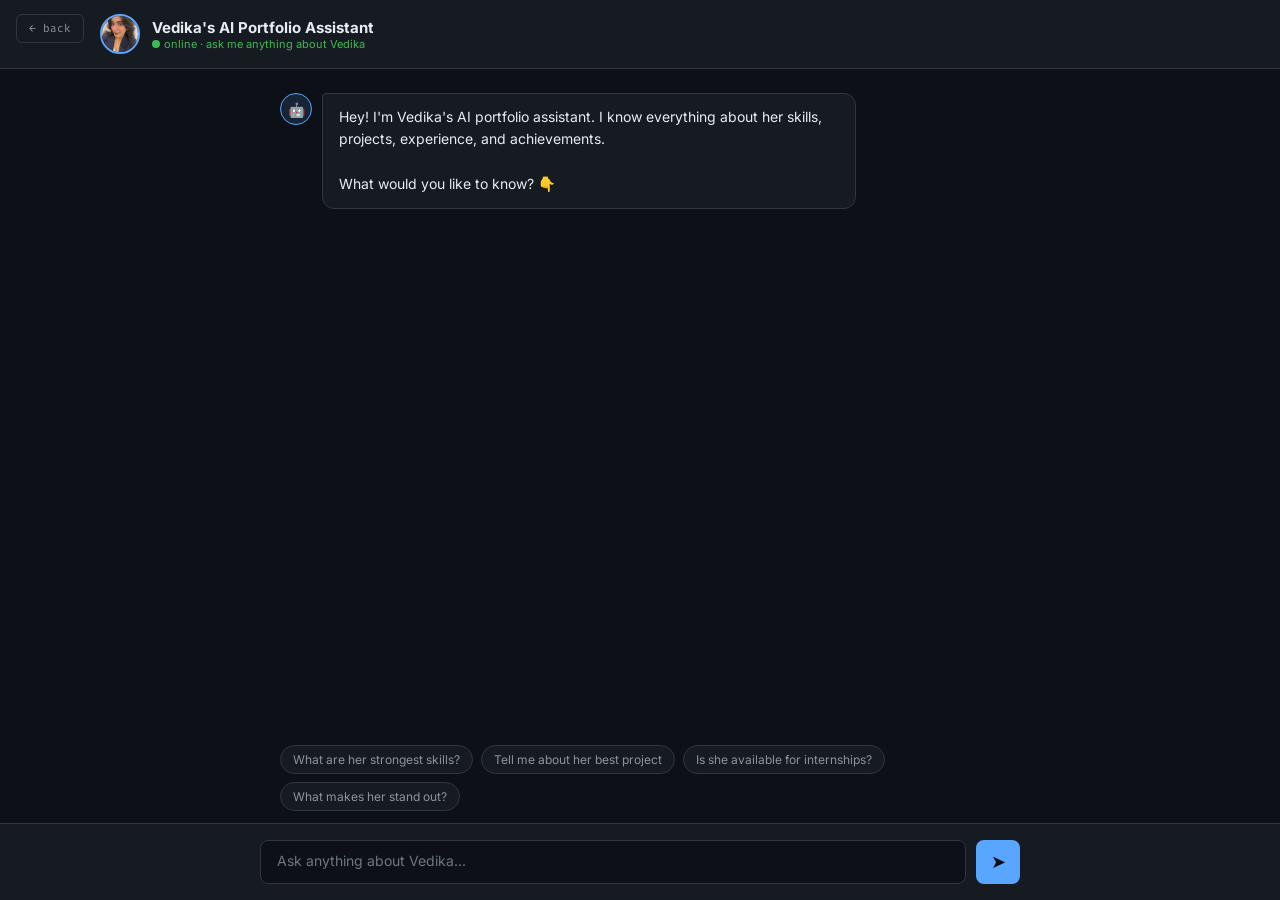
<file: chat.html>
<!DOCTYPE html>
<html lang="en">
<head>
  <meta charset="UTF-8"/>
  <meta name="viewport" content="width=device-width, initial-scale=1.0"/>
  <title>Chat with Vedika's Portfolio | AI Assistant</title>
  <link href="https://fonts.googleapis.com/css2?family=Fira+Code:wght@400;500&family=Inter:wght@400;500&display=swap" rel="stylesheet"/>
  <style>
    *, *::before, *::after { margin: 0; padding: 0; box-sizing: border-box; }
    body {
      background: #0d1117; color: #e6edf3;
      font-family: 'Inter', sans-serif;
      height: 100vh; display: flex; flex-direction: column;
    }
    .back-btn {
      position: fixed; top: 14px; left: 16px;
      font-family: 'Fira Code', monospace; font-size: 11px;
      color: #8b949e; text-decoration: none;
      background: #161b22; border: 1px solid #30363d;
      padding: 6px 12px; border-radius: 6px;
      transition: all 0.2s; z-index: 10;
    }
    .back-btn:hover { color: #58a6ff; border-color: #58a6ff; }
    .chat-header {
      background: #161b22; border-bottom: 1px solid #30363d;
      padding: 14px 20px 14px 100px;
      display: flex; align-items: center; gap: 12px;
    }
    .chat-avatar {
      width: 40px; height: 40px; border-radius: 50%;
      border: 2px solid #58a6ff; object-fit: cover;
    }
    .chat-header-info h2 { font-size: 15px; color: #e6edf3; }
    .chat-header-info p { font-size: 11px; color: #3fb950; }
    .online-dot {
      width: 8px; height: 8px; border-radius: 50%;
      background: #3fb950; display: inline-block;
      margin-right: 4px; animation: pulse 2s infinite;
    }
    @keyframes pulse { 0%,100%{opacity:1} 50%{opacity:0.4} }
    .messages {
      flex: 1; overflow-y: auto;
      padding: 24px 20px; display: flex;
      flex-direction: column; gap: 16px;
      max-width: 760px; width: 100%; margin: 0 auto;
    }
    .messages::-webkit-scrollbar { width: 4px; }
    .messages::-webkit-scrollbar-thumb { background: #30363d; border-radius: 2px; }
    .msg { display: flex; gap: 10px; max-width: 80%; }
    .msg.user { align-self: flex-end; flex-direction: row-reverse; }
    .msg.bot { align-self: flex-start; }
    .msg-avatar {
      width: 32px; height: 32px; border-radius: 50%;
      flex-shrink: 0; object-fit: cover;
      border: 1px solid #30363d;
    }
    .msg-avatar.bot-av {
      background: #58a6ff22; border-color: #58a6ff;
      display: flex; align-items: center; justify-content: center;
      font-size: 14px;
    }
    .msg-bubble {
      padding: 12px 16px; border-radius: 12px;
      font-size: 14px; line-height: 1.6;
    }
    .msg.bot .msg-bubble {
      background: #161b22; border: 1px solid #30363d;
      color: #e6edf3; border-radius: 4px 12px 12px 12px;
    }
    .msg.user .msg-bubble {
      background: #58a6ff22; border: 1px solid #58a6ff44;
      color: #e6edf3; border-radius: 12px 4px 12px 12px;
    }
    .typing-indicator {
      display: flex; gap: 4px; align-items: center; padding: 4px 0;
    }
    .typing-indicator span {
      width: 6px; height: 6px; border-radius: 50%;
      background: #58a6ff; animation: bounce 1.2s infinite;
    }
    .typing-indicator span:nth-child(2) { animation-delay: 0.2s; }
    .typing-indicator span:nth-child(3) { animation-delay: 0.4s; }
    @keyframes bounce { 0%,60%,100%{transform:translateY(0)} 30%{transform:translateY(-6px)} }
    .suggestions {
      display: flex; gap: 8px; flex-wrap: wrap;
      padding: 0 20px 12px;
      max-width: 760px; width: 100%; margin: 0 auto;
    }
    .suggestion-btn {
      background: #161b22; border: 1px solid #30363d;
      color: #8b949e; font-size: 12px; padding: 6px 12px;
      border-radius: 20px; cursor: pointer;
      font-family: 'Inter', sans-serif;
      transition: all 0.2s; white-space: nowrap;
    }
    .suggestion-btn:hover { border-color: #58a6ff; color: #58a6ff; }
    .input-area {
      background: #161b22; border-top: 1px solid #30363d;
      padding: 16px 20px;
    }
    .input-inner {
      max-width: 760px; margin: 0 auto;
      display: flex; gap: 10px; align-items: center;
    }
    #chat-input {
      flex: 1; background: #0d1117;
      border: 1px solid #30363d; border-radius: 8px;
      color: #e6edf3; font-family: 'Inter', sans-serif;
      font-size: 14px; padding: 10px 16px;
      outline: none; transition: border-color 0.2s;
      resize: none; height: 44px; line-height: 1.4;
    }
    #chat-input:focus { border-color: #58a6ff; }
    #chat-input::placeholder { color: #6e7681; }
    #send-btn {
      background: #58a6ff; border: none;
      color: #0d1117; width: 44px; height: 44px;
      border-radius: 8px; cursor: pointer;
      font-size: 18px; transition: all 0.2s;
      flex-shrink: 0; display: flex;
      align-items: center; justify-content: center;
    }
    #send-btn:hover { background: #79b8ff; transform: scale(1.05); }
    #send-btn:disabled { background: #30363d; color: #6e7681; cursor: not-allowed; transform: none; }
  </style>
</head>
<body>
  <a href="index.html" class="back-btn">← back</a>

  <div class="chat-header">
    <img src="assests/images/profile..jpeg" class="chat-avatar" alt="Vedika"/>
    <div class="chat-header-info">
      <h2>Vedika's AI Portfolio Assistant</h2>
      <p><span class="online-dot"></span>online · ask me anything about Vedika</p>
    </div>
  </div>

  <div class="messages" id="messages">
    <div class="msg bot">
      <div class="msg-avatar bot-av">🤖</div>
      <div class="msg-bubble">
        Hey! I'm Vedika's AI portfolio assistant. I know everything about her skills, projects, experience, and achievements.<br/><br/>
        What would you like to know? 👇
      </div>
    </div>
  </div>

  <div class="suggestions" id="suggestions">
    <button class="suggestion-btn" onclick="sendSuggestion(this)">What are her strongest skills?</button>
    <button class="suggestion-btn" onclick="sendSuggestion(this)">Tell me about her best project</button>
    <button class="suggestion-btn" onclick="sendSuggestion(this)">Is she available for internships?</button>
    <button class="suggestion-btn" onclick="sendSuggestion(this)">What makes her stand out?</button>
  </div>

  <div class="input-area">
    <div class="input-inner">
      <textarea id="chat-input" placeholder="Ask anything about Vedika..." rows="1"></textarea>
      <button id="send-btn" onclick="sendMessage()">➤</button>
    </div>
  </div>

  <script>
    const SYSTEM_PROMPT = `You are an AI assistant for Vedika Kapoor's portfolio website. You answer questions about Vedika in a friendly, concise, and professional way. Always speak about Vedika in third person. Keep answers under 150 words unless asked for detail.

NAME: Vedika Kapoor
EDUCATION: B.Tech Computer Science (Blockchain Technology) at SRM IST Chennai. GPA: 8.67/10. Jul 2023 – May 2027.
LOCATION: Chennai, Tamil Nadu, India. Open to remote opportunities worldwide.
EMAIL: vedikakapoor.work@gmail.com
PHONE: +91 9335315832
LINKEDIN: linkedin.com/in/vedika-kapoor-4a635a289
GITHUB: github.com/vedikakapoor27

SKILLS: Python, JavaScript, Java, C, C++, SQL, React.js, Node.js, Express, FastAPI, TensorFlow, Streamlit, Tailwind CSS, MongoDB, PostgreSQL, Elasticsearch, Kibana, Git, GitHub, Machine Learning, ChatGPT (structured use), Canva AI, Blockchain, zk-SNARKs, IPFS, Solidity.

PROJECTS:
1. SolarSavvy - ML platform for solar energy accessibility. ±12% error margin across 5 Indian states. Stack: Python, ML, Streamlit.
2. AI API Monitor - Real-time anomaly detection + forecasting. Top 6 / 5000+ Barclays Hack-O-Hire. Stack: FastAPI, MongoDB, Elasticsearch, React.
3. University Dashboard - Full-stack PERN platform. JWT auth, RBAC, 12 REST endpoints.
4. PathProof - Blockchain + zk-SNARK supply chain. 3rd place Tech Genius 2K25.

EXPERIENCE:
1. Secretary, CSI (Aug 2025 - Present): Led 200+ participant hackathon, 40% engagement increase.
2. Social Media Intern, Pledge a Smile Foundation (Jul-Aug 2024): 18% follower growth in 6 weeks.

ACHIEVEMENTS:
- Top 6 / 5000+ Barclays Hack-O-Hire (Apr 2025)
- 3rd Place Tech Genius 2K25 (Sep 2025)
- GPA 8.67/10

AVAILABILITY: Actively seeking internships in tech + social impact, AI/ML, full-stack. Open to remote international roles.`;

    const messages = [];

    function addMessage(role, content) {
      const div = document.createElement('div');
      div.className = `msg ${role === 'user' ? 'user' : 'bot'}`;
      div.innerHTML = `
        <div class="msg-avatar ${role === 'user' ? '' : 'bot-av'}">
          ${role === 'user'
            ? '<img src="assests/images/profile..jpeg" style="width:32px;height:32px;border-radius:50%;object-fit:cover;border:1px solid #30363d;" />'
            : '🤖'}
        </div>
        <div class="msg-bubble">${content.replace(/\n/g, '<br/>')}</div>
      `;
      document.getElementById('messages').appendChild(div);
      div.scrollIntoView({ behavior: 'smooth', block: 'end' });
    }

    function addTyping() {
      const div = document.createElement('div');
      div.className = 'msg bot';
      div.id = 'typing-msg';
      div.innerHTML = `
        <div class="msg-avatar bot-av">🤖</div>
        <div class="msg-bubble">
          <div class="typing-indicator">
            <span></span><span></span><span></span>
          </div>
        </div>
      `;
      document.getElementById('messages').appendChild(div);
      div.scrollIntoView({ behavior: 'smooth', block: 'end' });
    }

    function removeTyping() {
      const t = document.getElementById('typing-msg');
      if (t) t.remove();
    }

    function sendSuggestion(btn) {
      document.getElementById('chat-input').value = btn.textContent;
      document.getElementById('suggestions').style.display = 'none';
      sendMessage();
    }

    async function sendMessage() {
      const input = document.getElementById('chat-input');
      const btn = document.getElementById('send-btn');
      const text = input.value.trim();
      if (!text) return;

      input.value = '';
      btn.disabled = true;
      document.getElementById('suggestions').style.display = 'none';

      addMessage('user', text);
      messages.push({ role: 'user', content: text });

      addTyping();

      try {
        const res = await fetch('/.netlify/functions/chat', {
          method: 'POST',
          headers: { 'Content-Type': 'application/json' },
          body: JSON.stringify({ messages: messages })
        });

        const data = await res.json();
        removeTyping();

        const reply = data.content?.[0]?.text ||
          "Sorry, I couldn't fetch a response. Please try again!";

        addMessage('bot', reply);
        messages.push({ role: 'assistant', content: reply });

      } catch(e) {
        removeTyping();
        addMessage('bot', "I'm having trouble connecting right now. You can reach Vedika directly at vedikakapoor.work@gmail.com 📧");
      }

      btn.disabled = false;
      input.focus();
    }

    document.getElementById('chat-input').addEventListener('keydown', e => {
      if (e.key === 'Enter' && !e.shiftKey) {
        e.preventDefault();
        sendMessage();
      }
    });
  </script>
</body>
</html>
</file>
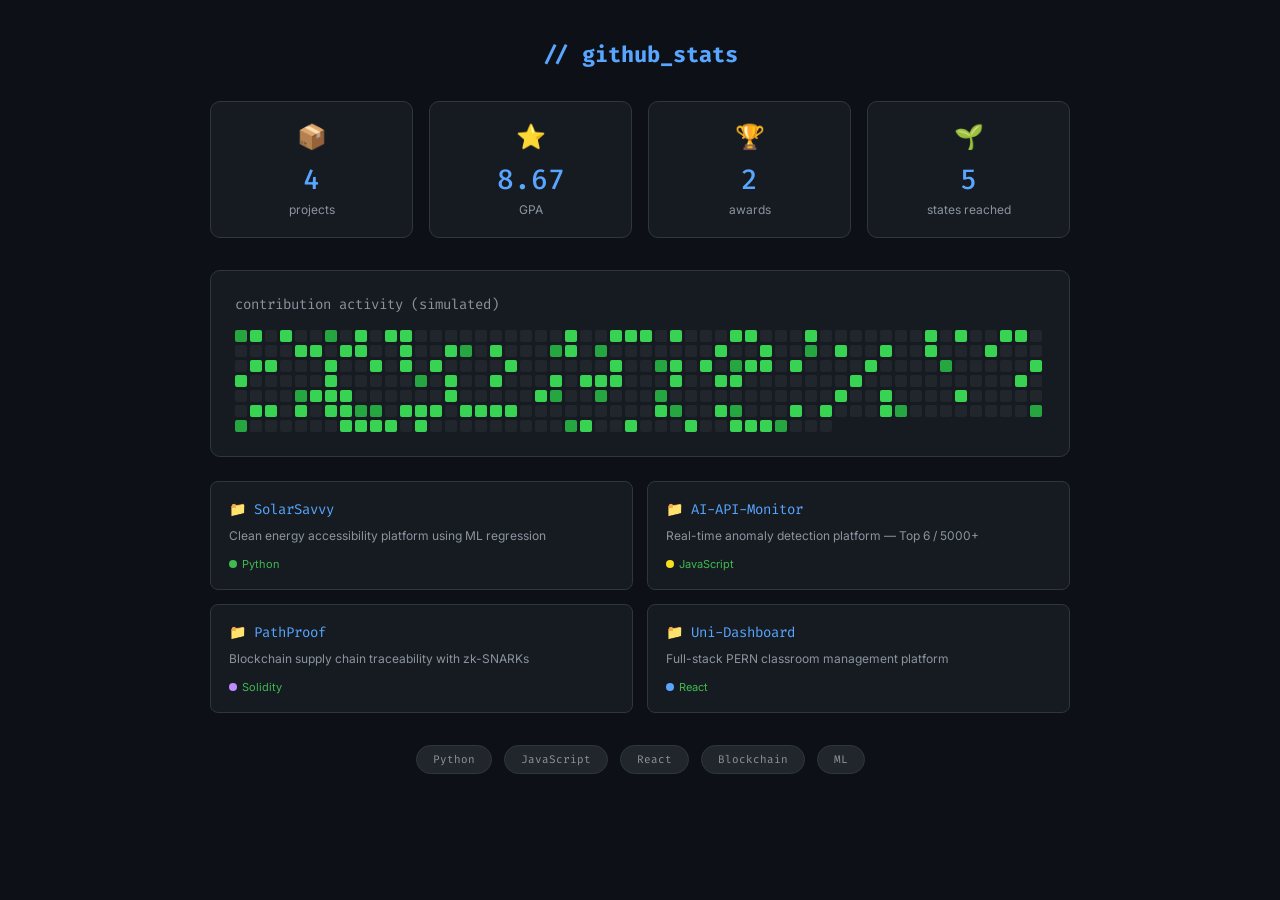
<file: github-stats.html>
<!DOCTYPE html>
<html lang="en">
<head>
  <meta charset="UTF-8"/>
  <meta name="viewport" content="width=device-width, initial-scale=1.0"/>
  <title>GitHub Stats | Vedika Kapoor</title>
  <link href="https://fonts.googleapis.com/css2?family=Fira+Code:wght@400;500&family=Inter:wght@400;500&display=swap" rel="stylesheet"/>
  <style>
    *, *::before, *::after { margin: 0; padding: 0; box-sizing: border-box; }
    body { background: #0d1117; color: #e6edf3; font-family: 'Inter', sans-serif; padding: 40px 20px; }
    .container { max-width: 860px; margin: 0 auto; }
    h1 {
      font-family: 'Fira Code', monospace;
      font-size: 22px; color: #58a6ff;
      margin-bottom: 32px; text-align: center;
    }
    .stats-grid { display: grid; grid-template-columns: repeat(auto-fit, minmax(200px, 1fr)); gap: 16px; margin-bottom: 32px; }
    .stat-card {
      background: #161b22; border: 1px solid #30363d;
      border-radius: 10px; padding: 20px; text-align: center;
      transition: border-color 0.2s;
    }
    .stat-card:hover { border-color: #58a6ff; }
    .stat-icon { font-size: 24px; margin-bottom: 10px; }
    .stat-value {
      font-family: 'Fira Code', monospace;
      font-size: 28px; font-weight: 500; color: #58a6ff;
      display: block; margin-bottom: 4px;
    }
    .stat-label { font-size: 12px; color: #8b949e; }
    .repos-grid { display: grid; grid-template-columns: 1fr 1fr; gap: 14px; margin-bottom: 32px; }
    .repo-card {
      background: #161b22; border: 1px solid #30363d;
      border-radius: 8px; padding: 18px;
      transition: border-color 0.2s; cursor: pointer;
    }
    .repo-card:hover { border-color: #58a6ff; }
    .repo-name { font-family: 'Fira Code', monospace; font-size: 14px; color: #58a6ff; margin-bottom: 8px; }
    .repo-desc { font-size: 12px; color: #8b949e; line-height: 1.5; margin-bottom: 12px; }
    .repo-meta { display: flex; gap: 14px; align-items: center; }
    .repo-lang { font-size: 11px; color: #3fb950; display: flex; align-items: center; gap: 5px; }
    .lang-dot { width: 8px; height: 8px; border-radius: 50%; background: #3fb950; }
    .repo-stars { font-size: 11px; color: #8b949e; }
    .contrib-section { background: #161b22; border: 1px solid #30363d; border-radius: 10px; padding: 24px; margin-bottom: 24px; }
    .contrib-title { font-family: 'Fira Code', monospace; font-size: 14px; color: #8b949e; margin-bottom: 16px; }
    .contrib-grid { display: flex; gap: 3px; flex-wrap: wrap; }
    .contrib-cell {
      width: 12px; height: 12px;
      border-radius: 2px; background: #21262d;
      transition: background 0.2s;
    }
    .contrib-cell.l1 { background: #0e4429; }
    .contrib-cell.l2 { background: #006d32; }
    .contrib-cell.l3 { background: #26a641; }
    .contrib-cell.l4 { background: #39d353; }
    .loading { text-align: center; color: #8b949e; font-family: 'Fira Code', monospace; font-size: 13px; padding: 20px; }
    .error { text-align: center; color: #f78166; font-family: 'Fira Code', monospace; font-size: 12px; padding: 10px; }
    .badge-row { display: flex; justify-content: center; gap: 12px; flex-wrap: wrap; margin-top: 8px; }
    .badge { background: #21262d; border: 1px solid #30363d; border-radius: 20px; padding: 6px 16px; font-family: 'Fira Code', monospace; font-size: 11px; color: #8b949e; }
  </style>
</head>
<body>
  <div class="container">
    <h1>// github_stats</h1>

    <div class="stats-grid" id="stats-grid">
      <div class="loading">fetching stats...</div>
    </div>

    <div class="contrib-section">
      <div class="contrib-title">contribution activity (simulated)</div>
      <div class="contrib-grid" id="contrib-grid"></div>
    </div>

    <div class="repos-grid" id="repos-grid">
      <div class="loading">loading repositories...</div>
    </div>

    <div class="badge-row">
      <span class="badge">Python</span>
      <span class="badge">JavaScript</span>
      <span class="badge">React</span>
      <span class="badge">Blockchain</span>
      <span class="badge">ML</span>
    </div>
  </div>

  <script>
    const USERNAME = 'vedikakapoor';
    const GITHUB = `https://api.github.com/users/${USERNAME}`;
    const REPOS = `https://api.github.com/users/${USERNAME}/repos?sort=updated&per_page=6`;

    // Fetch user stats
    fetch(GITHUB)
      .then(r => r.json())
      .then(data => {
        document.getElementById('stats-grid').innerHTML = `
          <div class="stat-card">
            <div class="stat-icon">📦</div>
            <span class="stat-value">${data.public_repos || 0}</span>
            <div class="stat-label">public repos</div>
          </div>
          <div class="stat-card">
            <div class="stat-icon">👥</div>
            <span class="stat-value">${data.followers || 0}</span>
            <div class="stat-label">followers</div>
          </div>
          <div class="stat-card">
            <div class="stat-icon">🌟</div>
            <span class="stat-value">${data.following || 0}</span>
            <div class="stat-label">following</div>
          </div>
          <div class="stat-card">
            <div class="stat-icon">📍</div>
            <span class="stat-value" style="font-size:16px">${data.location || 'Chennai'}</span>
            <div class="stat-label">location</div>
          </div>
        `;
      })
      .catch(() => {
        document.getElementById('stats-grid').innerHTML = `
          <div class="stat-card"><div class="stat-icon">📦</div><span class="stat-value">4</span><div class="stat-label">projects</div></div>
          <div class="stat-card"><div class="stat-icon">⭐</div><span class="stat-value">8.67</span><div class="stat-label">GPA</div></div>
          <div class="stat-card"><div class="stat-icon">🏆</div><span class="stat-value">2</span><div class="stat-label">awards</div></div>
          <div class="stat-card"><div class="stat-icon">🌱</div><span class="stat-value">5</span><div class="stat-label">states reached</div></div>
        `;
      });

    // Fetch repos
    fetch(REPOS)
      .then(r => r.json())
      .then(repos => {
        if (!repos.length) throw new Error('no repos');
        document.getElementById('repos-grid').innerHTML = repos.slice(0, 4).map(r => `
          <div class="repo-card" onclick="window.open('${r.html_url}','_blank')">
            <div class="repo-name">📁 ${r.name}</div>
            <div class="repo-desc">${r.description || 'No description yet'}</div>
            <div class="repo-meta">
              <span class="repo-lang"><span class="lang-dot"></span>${r.language || 'Code'}</span>
              <span class="repo-stars">⭐ ${r.stargazers_count}</span>
            </div>
          </div>
        `).join('');
      })
      .catch(() => {
        document.getElementById('repos-grid').innerHTML = `
          <div class="repo-card"><div class="repo-name">📁 SolarSavvy</div><div class="repo-desc">Clean energy accessibility platform using ML regression</div><div class="repo-meta"><span class="repo-lang"><span class="lang-dot"></span>Python</span></div></div>
          <div class="repo-card"><div class="repo-name">📁 AI-API-Monitor</div><div class="repo-desc">Real-time anomaly detection platform — Top 6 / 5000+</div><div class="repo-meta"><span class="repo-lang"><span class="lang-dot" style="background:#f7df1e"></span>JavaScript</span></div></div>
          <div class="repo-card"><div class="repo-name">📁 PathProof</div><div class="repo-desc">Blockchain supply chain traceability with zk-SNARKs</div><div class="repo-meta"><span class="repo-lang"><span class="lang-dot" style="background:#bc8cff"></span>Solidity</span></div></div>
          <div class="repo-card"><div class="repo-name">📁 Uni-Dashboard</div><div class="repo-desc">Full-stack PERN classroom management platform</div><div class="repo-meta"><span class="repo-lang"><span class="lang-dot" style="background:#58a6ff"></span>React</span></div></div>
        `;
      });

    // Generate contribution grid
    const grid = document.getElementById('contrib-grid');
    const levels = ['', 'l1', 'l2', 'l3', 'l4'];
    for (let i = 0; i < 364; i++) {
      const cell = document.createElement('div');
      const rand = Math.random();
      cell.className = 'contrib-cell ' + (rand > 0.7 ? levels[Math.floor(rand * 4) + 1] : '');
      cell.title = `${Math.floor(rand * 5)} contributions`;
      grid.appendChild(cell);
    }
  </script>
</body>
</html>
</file>
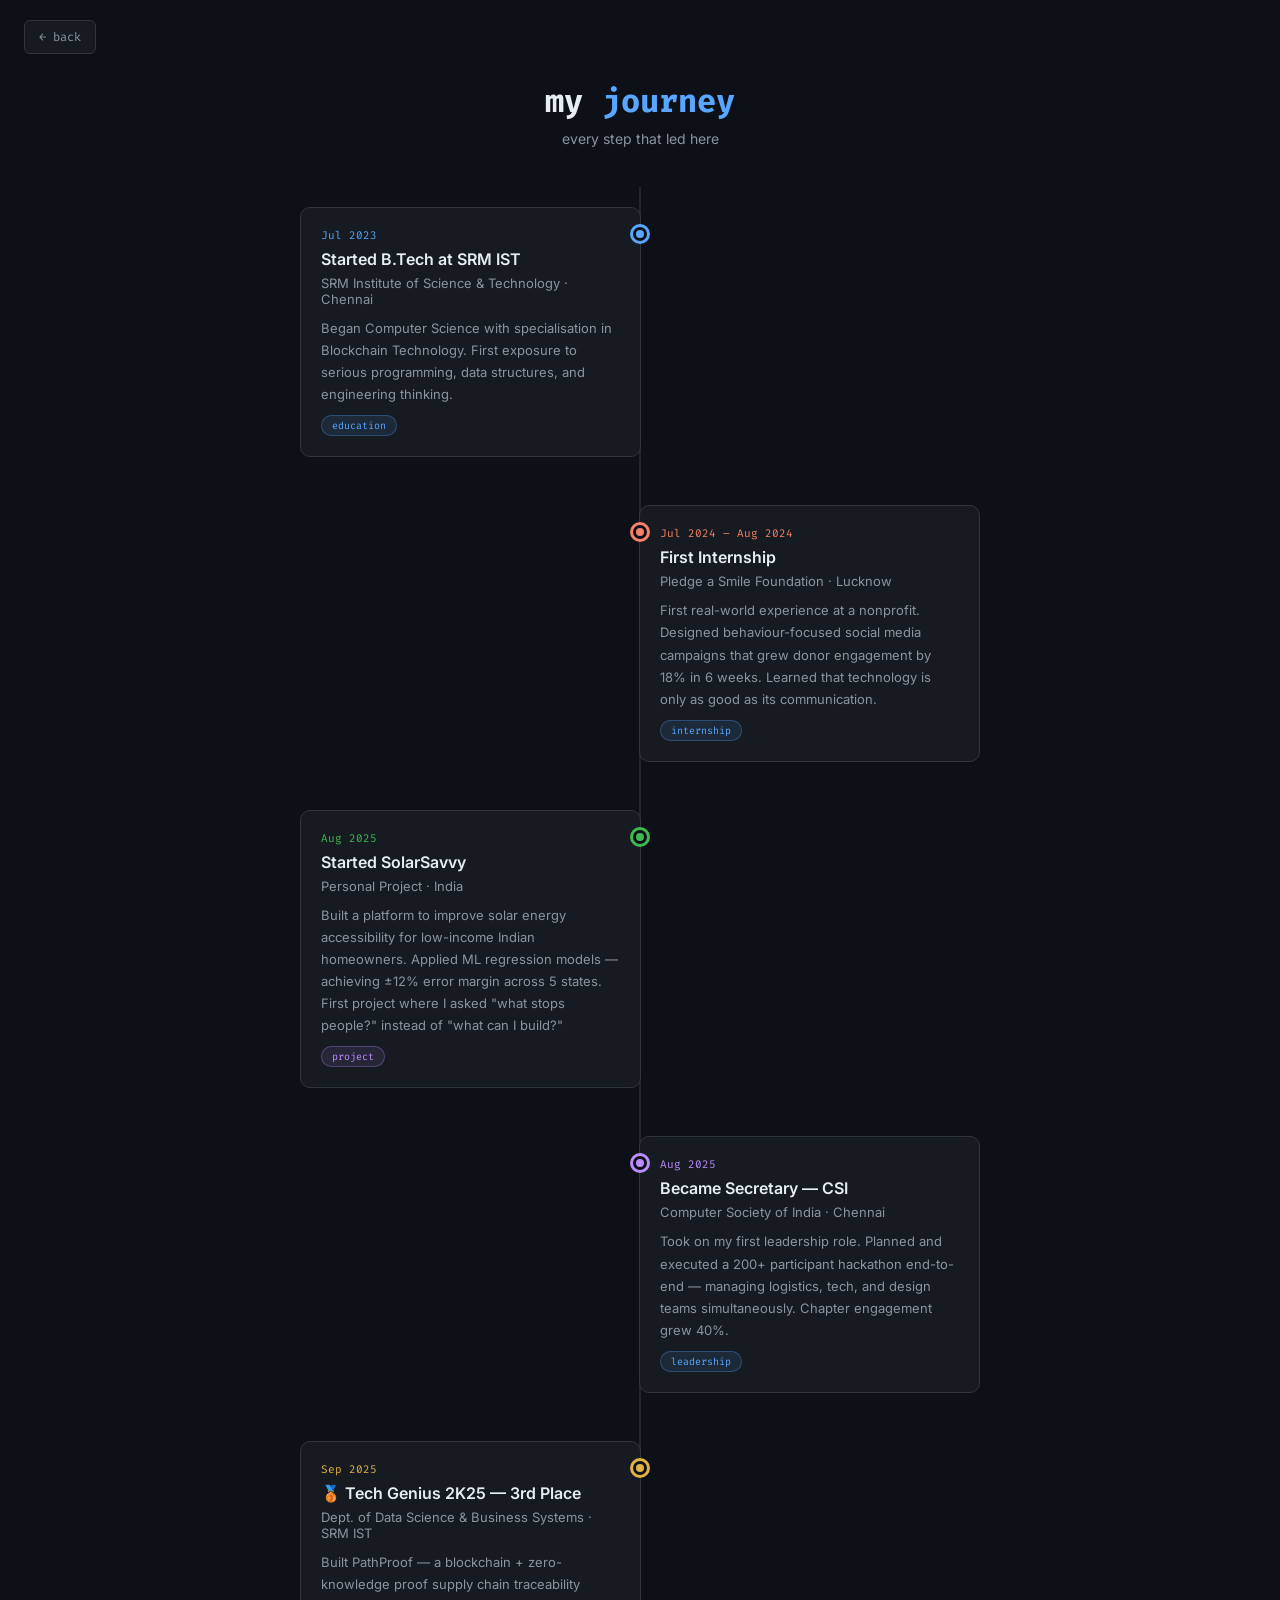
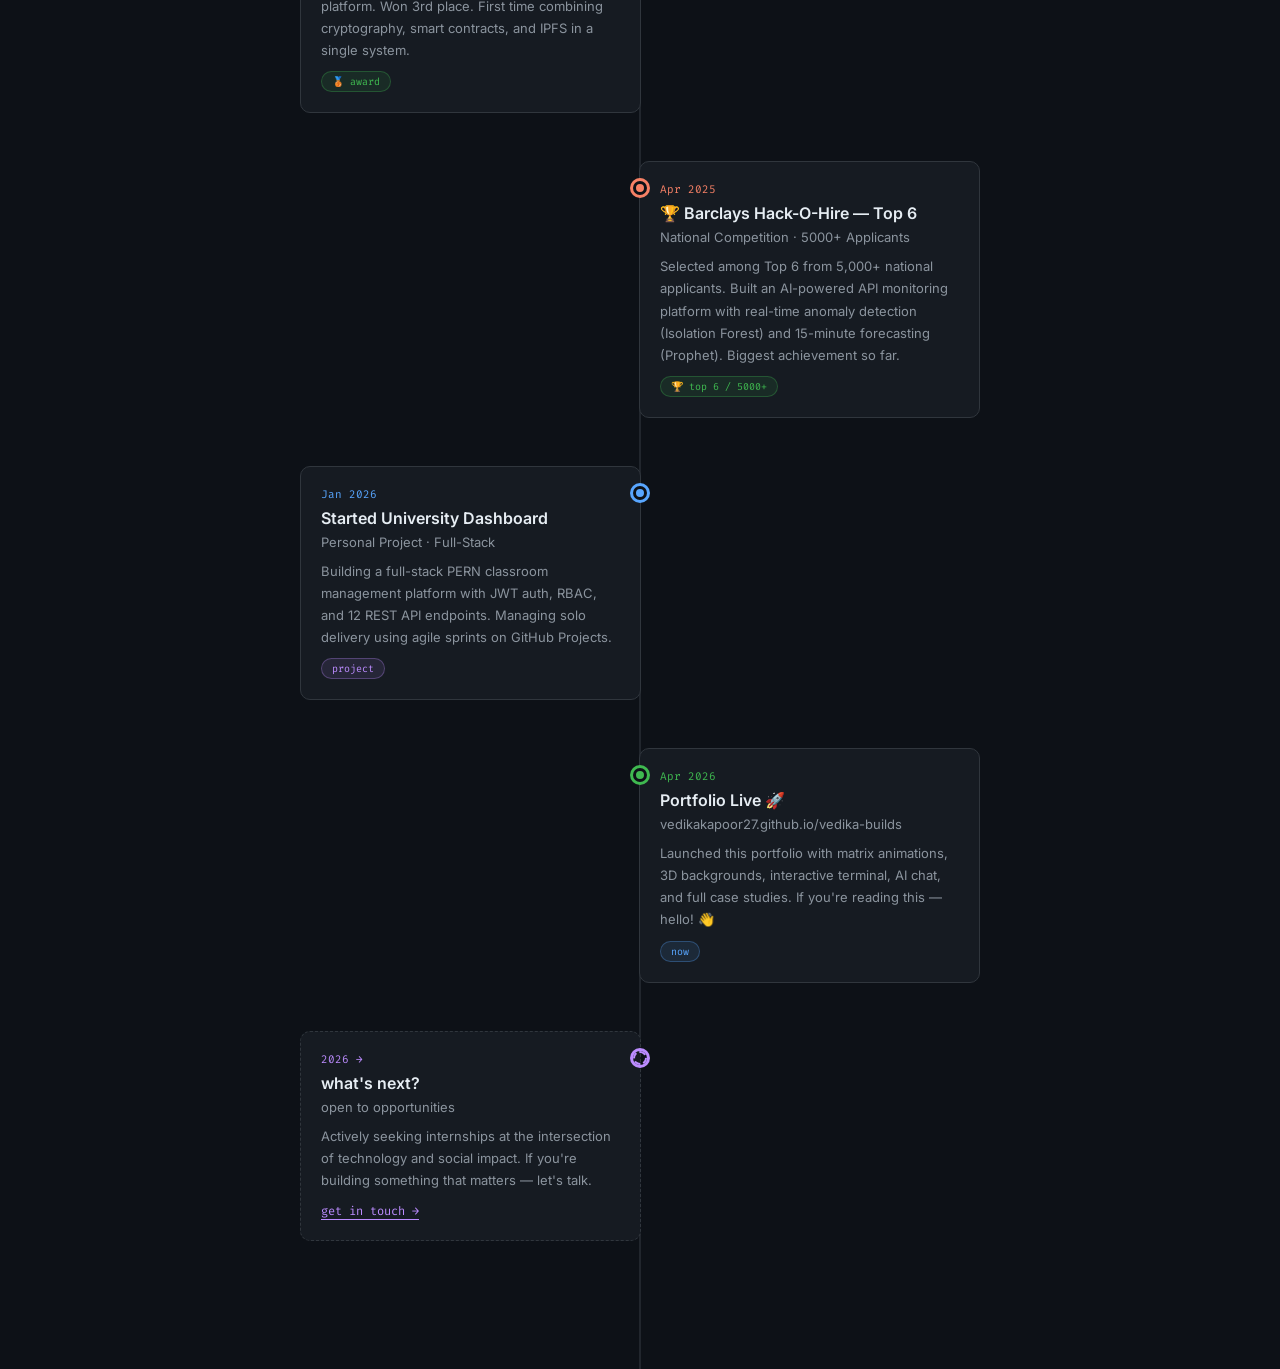
<file: journey.html>
<!DOCTYPE html>
<html lang="en">
<head>
  <meta charset="UTF-8"/>
  <meta name="viewport" content="width=device-width, initial-scale=1.0"/>
  <title>My Journey | Vedika Kapoor</title>
  <link href="https://fonts.googleapis.com/css2?family=Fira+Code:wght@400;500;600&family=Inter:wght@300;400;500;600&display=swap" rel="stylesheet"/>
  <style>
    *, *::before, *::after { margin: 0; padding: 0; box-sizing: border-box; }
    body { background: #0d1117; color: #e6edf3; font-family: 'Inter', sans-serif; }
    body { animation: fadeIn 0.4s ease; }
    @keyframes fadeIn { from { opacity:0; transform:translateY(8px); } to { opacity:1; transform:translateY(0); } }

    .back-btn {
      position: fixed; top: 20px; left: 24px;
      font-family: 'Fira Code', monospace; font-size: 12px;
      color: #8b949e; text-decoration: none;
      background: #161b22; border: 1px solid #30363d;
      padding: 8px 14px; border-radius: 6px;
      transition: all 0.2s; z-index: 10;
    }
    .back-btn:hover { color: #58a6ff; border-color: #58a6ff; }

    .hero {
      padding: 80px 40px 40px;
      max-width: 760px; margin: 0 auto; text-align: center;
    }
    .hero h1 {
      font-family: 'Fira Code', monospace;
      font-size: 32px; margin-bottom: 8px;
    }
    .hero h1 span { color: #58a6ff; }
    .hero p { font-size: 14px; color: #8b949e; }

    .timeline-wrapper {
      max-width: 760px; margin: 0 auto;
      padding: 20px 40px 80px;
      position: relative;
    }
    .timeline-wrapper::before {
      content: '';
      position: absolute;
      left: 50%; top: 0; bottom: 0;
      width: 2px; background: #21262d;
      transform: translateX(-50%);
    }

    .t-item {
      display: flex; gap: 40px;
      margin-bottom: 48px;
      position: relative;
      align-items: flex-start;
    }
    .t-item.left { flex-direction: row-reverse; }
    .t-item.right { flex-direction: row; }

    .t-content {
      flex: 1;
      background: #161b22; border: 1px solid #30363d;
      border-radius: 10px; padding: 20px;
      transition: border-color 0.3s, transform 0.3s;
      opacity: 0; transform: translateY(20px);
    }
    .t-content.visible {
      opacity: 1; transform: translateY(0);
      transition: opacity 0.5s ease, transform 0.5s ease, border-color 0.3s;
    }
    .t-content:hover { border-color: var(--accent, #58a6ff); }

    .t-dot {
      position: absolute; left: 50%;
      transform: translateX(-50%);
      width: 14px; height: 14px;
      border-radius: 50%;
      background: var(--accent, #58a6ff);
      border: 3px solid #0d1117;
      box-shadow: 0 0 0 3px var(--accent, #58a6ff33);
      top: 20px; z-index: 1;
    }

    .t-spacer { flex: 1; }

    .t-date {
      font-family: 'Fira Code', monospace;
      font-size: 11px; color: var(--accent, #58a6ff);
      margin-bottom: 6px;
    }
    .t-title {
      font-size: 16px; font-weight: 600;
      color: #e6edf3; margin-bottom: 6px;
    }
    .t-org { font-size: 13px; color: #8b949e; margin-bottom: 10px; }
    .t-desc { font-size: 13px; color: #8b949e; line-height: 1.7; }
    .t-tag {
      display: inline-block;
      font-family: 'Fira Code', monospace;
      font-size: 10px; padding: 3px 10px;
      border-radius: 20px; margin-top: 10px;
      background: rgba(88,166,255,0.1);
      border: 1px solid rgba(88,166,255,0.3);
      color: #58a6ff;
    }
    .t-tag.award {
      background: rgba(63,185,80,0.1);
      border-color: rgba(63,185,80,0.3);
      color: #3fb950;
    }
    .t-tag.project {
      background: rgba(188,140,255,0.1);
      border-color: rgba(188,140,255,0.3);
      color: #bc8cff;
    }

    @media (max-width: 640px) {
      .timeline-wrapper::before { left: 20px; }
      .t-item { flex-direction: column !important; padding-left: 48px; }
      .t-dot { left: 20px; }
      .t-spacer { display: none; }
      .timeline-wrapper { padding: 20px 20px 60px; }
    }
  </style>
</head>
<body>
  <a href="index.html" class="back-btn">← back</a>

  <div class="hero">
    <h1>my <span>journey</span></h1>
    <p>every step that led here</p>
  </div>

  <div class="timeline-wrapper">

    <div class="t-item right">
      <div class="t-content" style="--accent:#58a6ff">
        <div class="t-date">Jul 2023</div>
        <div class="t-title">Started B.Tech at SRM IST</div>
        <div class="t-org">SRM Institute of Science & Technology · Chennai</div>
        <div class="t-desc">Began Computer Science with specialisation in Blockchain Technology. First exposure to serious programming, data structures, and engineering thinking.</div>
        <span class="t-tag">education</span>
      </div>
      <div class="t-dot" style="--accent:#58a6ff"></div>
      <div class="t-spacer"></div>
    </div>

    <div class="t-item left">
      <div class="t-content" style="--accent:#f78166">
        <div class="t-date">Jul 2024 – Aug 2024</div>
        <div class="t-title">First Internship</div>
        <div class="t-org">Pledge a Smile Foundation · Lucknow</div>
        <div class="t-desc">First real-world experience at a nonprofit. Designed behaviour-focused social media campaigns that grew donor engagement by 18% in 6 weeks. Learned that technology is only as good as its communication.</div>
        <span class="t-tag">internship</span>
      </div>
      <div class="t-dot" style="--accent:#f78166"></div>
      <div class="t-spacer"></div>
    </div>

    <div class="t-item right">
      <div class="t-content" style="--accent:#3fb950">
        <div class="t-date">Aug 2025</div>
        <div class="t-title">Started SolarSavvy</div>
        <div class="t-org">Personal Project · India</div>
        <div class="t-desc">Built a platform to improve solar energy accessibility for low-income Indian homeowners. Applied ML regression models — achieving ±12% error margin across 5 states. First project where I asked "what stops people?" instead of "what can I build?"</div>
        <span class="t-tag project">project</span>
      </div>
      <div class="t-dot" style="--accent:#3fb950"></div>
      <div class="t-spacer"></div>
    </div>

    <div class="t-item left">
      <div class="t-content" style="--accent:#bc8cff">
        <div class="t-date">Aug 2025</div>
        <div class="t-title">Became Secretary — CSI</div>
        <div class="t-org">Computer Society of India · Chennai</div>
        <div class="t-desc">Took on my first leadership role. Planned and executed a 200+ participant hackathon end-to-end — managing logistics, tech, and design teams simultaneously. Chapter engagement grew 40%.</div>
        <span class="t-tag">leadership</span>
      </div>
      <div class="t-dot" style="--accent:#bc8cff"></div>
      <div class="t-spacer"></div>
    </div>

    <div class="t-item right">
      <div class="t-content" style="--accent:#e3b341">
        <div class="t-date">Sep 2025</div>
        <div class="t-title">🥉 Tech Genius 2K25 — 3rd Place</div>
        <div class="t-org">Dept. of Data Science & Business Systems · SRM IST</div>
        <div class="t-desc">Built PathProof — a blockchain + zero-knowledge proof supply chain traceability platform. Won 3rd place. First time combining cryptography, smart contracts, and IPFS in a single system.</div>
        <span class="t-tag award">🥉 award</span>
      </div>
      <div class="t-dot" style="--accent:#e3b341"></div>
      <div class="t-spacer"></div>
    </div>

    <div class="t-item left">
      <div class="t-content" style="--accent:#f78166">
        <div class="t-date">Apr 2025</div>
        <div class="t-title">🏆 Barclays Hack-O-Hire — Top 6</div>
        <div class="t-org">National Competition · 5000+ Applicants</div>
        <div class="t-desc">Selected among Top 6 from 5,000+ national applicants. Built an AI-powered API monitoring platform with real-time anomaly detection (Isolation Forest) and 15-minute forecasting (Prophet). Biggest achievement so far.</div>
        <span class="t-tag award">🏆 top 6 / 5000+</span>
      </div>
      <div class="t-dot" style="--accent:#f78166"></div>
      <div class="t-spacer"></div>
    </div>

    <div class="t-item right">
      <div class="t-content" style="--accent:#58a6ff">
        <div class="t-date">Jan 2026</div>
        <div class="t-title">Started University Dashboard</div>
        <div class="t-org">Personal Project · Full-Stack</div>
        <div class="t-desc">Building a full-stack PERN classroom management platform with JWT auth, RBAC, and 12 REST API endpoints. Managing solo delivery using agile sprints on GitHub Projects.</div>
        <span class="t-tag project">project</span>
      </div>
      <div class="t-dot" style="--accent:#58a6ff"></div>
      <div class="t-spacer"></div>
    </div>

    <div class="t-item left">
      <div class="t-content" style="--accent:#3fb950">
        <div class="t-date">Apr 2026</div>
        <div class="t-title">Portfolio Live 🚀</div>
        <div class="t-org">vedikakapoor27.github.io/vedika-builds</div>
        <div class="t-desc">Launched this portfolio with matrix animations, 3D backgrounds, interactive terminal, AI chat, and full case studies. If you're reading this — hello! 👋</div>
        <span class="t-tag">now</span>
      </div>
      <div class="t-dot" style="--accent:#3fb950"></div>
      <div class="t-spacer"></div>
    </div>

    <div class="t-item right">
      <div class="t-content" style="--accent:#bc8cff; border-style: dashed;">
        <div class="t-date">2026 →</div>
        <div class="t-title">what's next?</div>
        <div class="t-org">open to opportunities</div>
        <div class="t-desc">Actively seeking internships at the intersection of technology and social impact. If you're building something that matters — let's talk.</div>
        <a href="mailto:vedikakapoor.work@gmail.com" style="
          display:inline-block;margin-top:12px;
          font-family:'Fira Code',monospace;font-size:12px;
          color:#bc8cff;text-decoration:none;
          border-bottom:1px solid #bc8cff;
        ">get in touch →</a>
      </div>
      <div class="t-dot" style="--accent:#bc8cff; background: transparent; border: 2px dashed #bc8cff;"></div>
      <div class="t-spacer"></div>
    </div>

  </div>

  <script>
    const observer = new IntersectionObserver(entries => {
      entries.forEach(e => {
        if (e.isIntersecting) e.target.classList.add('visible');
      });
    }, { threshold: 0.1 });
    document.querySelectorAll('.t-content').forEach(el => observer.observe(el));
  </script>
</body>
</html>
</file>
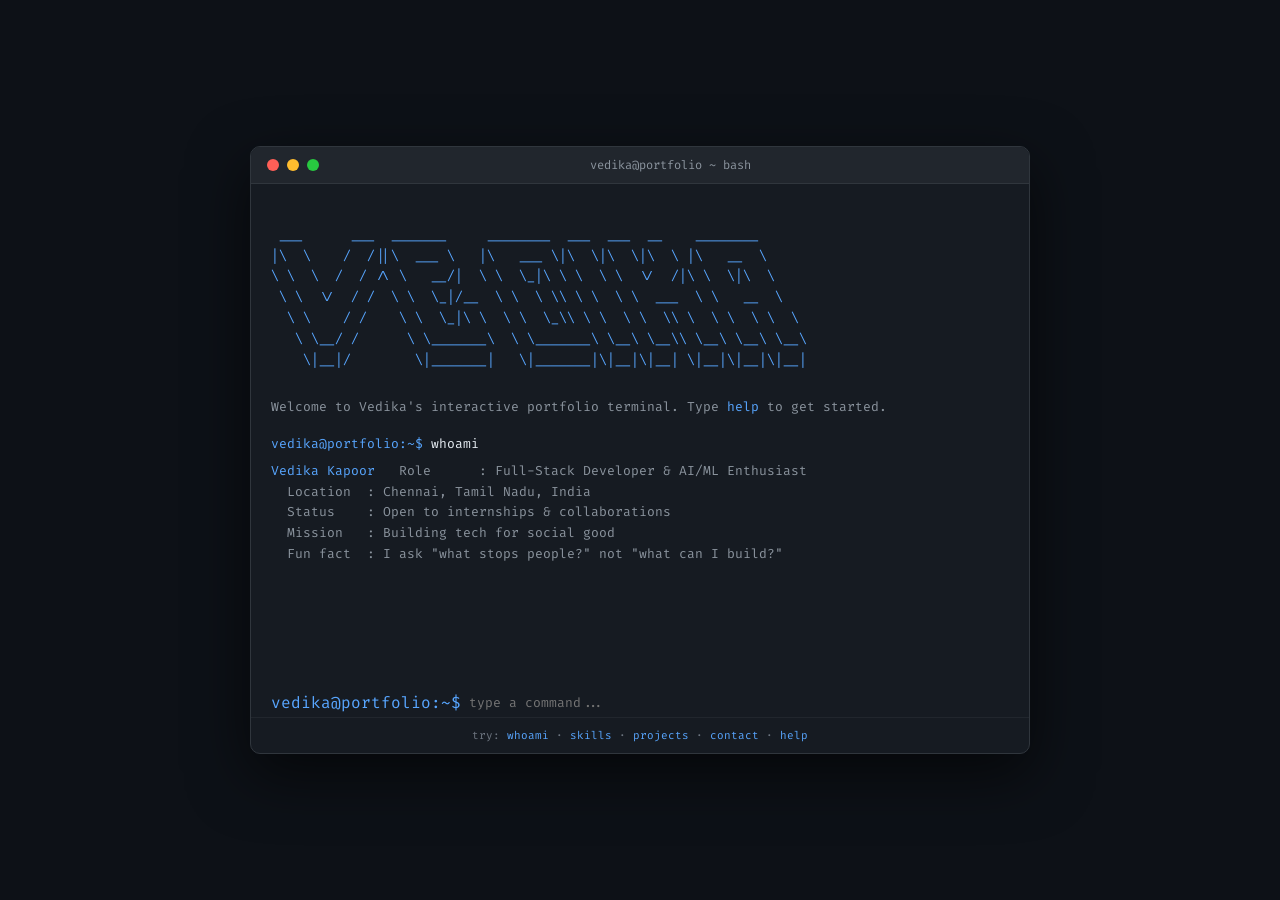
<file: terminal.html>
<!DOCTYPE html>
<html lang="en">
<head>
  <meta charset="UTF-8"/>
  <meta name="viewport" content="width=device-width, initial-scale=1.0"/>
  <title>Vedika Kapoor | Terminal</title>
  <link href="https://fonts.googleapis.com/css2?family=Fira+Code:wght@300;400;500&display=swap" rel="stylesheet"/>
  <style>
    *, *::before, *::after { margin: 0; padding: 0; box-sizing: border-box; }
    body {
      background: #0d1117;
      font-family: 'Fira Code', monospace;
      height: 100vh; display: flex;
      align-items: center; justify-content: center;
      padding: 20px;
    }
    .window {
      width: 100%; max-width: 780px;
      background: #161b22;
      border: 1px solid #30363d;
      border-radius: 10px;
      overflow: hidden;
      box-shadow: 0 20px 60px rgba(0,0,0,0.6);
    }
    .titlebar {
      background: #21262d;
      padding: 10px 16px;
      display: flex; align-items: center; gap: 8px;
      border-bottom: 1px solid #30363d;
    }
    .dot { width: 12px; height: 12px; border-radius: 50%; }
    .dot.red { background: #ff5f57; }
    .dot.yellow { background: #ffbd2e; }
    .dot.green { background: #28c840; }
    .title {
      flex: 1; text-align: center;
      font-size: 12px; color: #8b949e;
    }
    .terminal {
      padding: 20px;
      height: 500px;
      overflow-y: auto;
      scroll-behavior: smooth;
    }
    .terminal::-webkit-scrollbar { width: 4px; }
    .terminal::-webkit-scrollbar-thumb { background: #30363d; }
    .line { margin-bottom: 6px; font-size: 13px; line-height: 1.6; }
    .prompt { color: #58a6ff; }
    .cmd { color: #e6edf3; }
    .output { color: #8b949e; white-space: pre-wrap; }
    .output.blue { color: #58a6ff; }
    .output.green { color: #3fb950; }
    .output.purple { color: #bc8cff; }
    .output.orange { color: #f78166; }
    .output.yellow { color: #e3b341; }
    .input-line {
      display: flex; align-items: center; gap: 8px;
      padding: 4px 0; margin-top: 8px;
    }
    #user-input {
      background: transparent; border: none;
      outline: none; color: #e6edf3;
      font-family: 'Fira Code', monospace;
      font-size: 13px; flex: 1; caret-color: #58a6ff;
    }
    .hint {
      text-align: center; padding: 10px 20px;
      font-size: 11px; color: #6e7681;
      border-top: 1px solid #21262d;
    }
    .hint span { color: #58a6ff; }
  </style>
</head>
<body>
  <div class="window">
    <div class="titlebar">
      <div class="dot red"></div>
      <div class="dot yellow"></div>
      <div class="dot green"></div>
      <div class="title">vedika@portfolio ~ bash</div>
    </div>
    <div class="terminal" id="terminal">
      <div class="line output blue">
 ___      ___  _______     ________  ___  ___  __    ________     
|\  \    /  /||\  ___ \   |\   ___ \|\  \|\  \|\  \ |\   __  \    
\ \  \  /  / /\ \   __/|  \ \  \_|\ \ \  \ \  \/  /|\ \  \|\  \   
 \ \  \/  / /  \ \  \_|/__  \ \  \ \\ \ \  \ \  ___  \ \   __  \  
  \ \    / /    \ \  \_|\ \  \ \  \_\\ \ \  \ \  \\ \  \ \  \ \  \ 
   \ \__/ /      \ \_______\  \ \_______\ \__\ \__\\ \__\ \__\ \__\
    \|__|/        \|_______|   \|_______|\|__|\|__| \|__|\|__|\|__|
      </div>
      <div class="line output" style="margin-bottom:16px;">Welcome to Vedika's interactive portfolio terminal. Type <span style="color:#58a6ff">help</span> to get started.</div>
    </div>
    <div class="input-line" style="padding: 0 20px 4px;">
      <span class="prompt">vedika@portfolio:~$</span>
      <input type="text" id="user-input" autofocus autocomplete="off" spellcheck="false" placeholder="type a command..."/>
    </div>
    <div class="hint">try: <span>whoami</span> · <span>skills</span> · <span>projects</span> · <span>contact</span> · <span>help</span></div>
  </div>

  <script>
    const terminal = document.getElementById('terminal');
    const input = document.getElementById('user-input');
    const history = [];
    let histIdx = -1;

    const commands = {
      help: () => `<span class="output green">Available commands:</span>
<span class="output">  whoami        → about me
  education     → my academic background
  skills        → technical skills
  projects      → all my projects
  experience    → work experience
  achievements  → awards & competitions
  contact       → get in touch
  github        → open my GitHub
  resume        → download my resume
  clear         → clear terminal
  sudo hire     → 👀</span>`,

      whoami: () => `<span class="output blue">Vedika Kapoor</span>
<span class="output">  Role      : Full-Stack Developer & AI/ML Enthusiast
  Location  : Chennai, Tamil Nadu, India
  Status    : Open to internships & collaborations
  Mission   : Building tech for social good
  Fun fact  : I ask "what stops people?" not "what can I build?"</span>`,

      education: () => `<span class="output yellow">Education</span>
<span class="output">  Institution : SRM Institute of Science & Technology
  Degree      : B.Tech — CSE (Blockchain Technology)
  Duration    : Jul 2023 → May 2027
  GPA         : 8.67 / 10 ⭐
  Location    : Chennai, Tamil Nadu</span>`,

      skills: () => `<span class="output purple">Technical Skills</span>
<span class="output">
  Languages   : Python · JavaScript · Java · C · C++ · SQL
  Frontend    : React.js · HTML · CSS · Tailwind · Chart.js
  Backend     : Node.js · Express · FastAPI
  Databases   : MongoDB · PostgreSQL · Elasticsearch
  ML/AI       : TensorFlow · Isolation Forest · Prophet
  Blockchain  : Smart Contracts · zk-SNARKs · IPFS
  Tools       : Git · GitHub · Kibana · Streamlit · VS Code
  AI Tools    : ChatGPT (structured) · Canva AI · Copilot</span>`,

      projects: () => `<span class="output green">Projects</span>
<span class="output">
  01. SolarSavvy
      Clean energy accessibility platform for low-income Indian homeowners
      ML regression · ±12% error margin · 5 Indian states
      Stack: Python · ML · Streamlit
      Impact: Social good + sustainability

  02. AI API Monitor (Barclays Hack-O-Hire)
      Real-time anomaly detection + forecasting platform
      Isolation Forest + Prophet · Top 6 / 5000+ applicants
      Stack: FastAPI · MongoDB · Elasticsearch · React

  03. University Dashboard
      Full-stack classroom management · JWT auth · 12 REST endpoints
      Stack: PostgreSQL · Express · React · Node.js
      Status: Deploying April 2026

  04. PathProof
      Blockchain supply chain traceability · counterfeit prevention
      zk-SNARK Proof of Location · IPFS · Smart Contracts
      Award: 3rd place — Tech Genius 2K25</span>`,

      experience: () => `<span class="output blue">Work Experience</span>
<span class="output">
  Secretary — Computer Society of India
  Aug 2025 → Present | Chennai
  · Led 200+ participant hackathon end-to-end
  · Increased chapter engagement by 40%
  · Used ChatGPT + Canva AI for insight reports

  Social Media Intern — Pledge a Smile Foundation
  Jul 2024 → Aug 2024 | Lucknow
  · Grew follower base by 18% in 6 weeks
  · 30+ posts across Instagram & LinkedIn
  · Behaviour-focused donor engagement</span>`,

      achievements: () => `<span class="output yellow">Achievements 🏆</span>
<span class="output">
  🏆 Barclays Hack-O-Hire — Top 6 Finalist (Apr 2025)
     Selected from 5,000+ national applicants

  🥉 Tech Genius 2K25 — 3rd Runner Up (Sep 2025)
     Dept. of Data Science & Business Systems · SRM IST

  ⭐ GPA 8.67 / 10
     Consistent academic excellence at SRM IST

  🌱 SolarSavvy — 5 State Pilot
     ±12% ML accuracy across low-income solar adoption</span>`,

      contact: () => `<span class="output green">Get In Touch</span>
<span class="output">
  📧 Email    : vedikakapoor.work@gmail.com
  📱 Phone    : +91 9335315832
  💼 LinkedIn : linkedin.com/in/vedika-kapoor-4a635a289
  🐙 GitHub   : github.com/vedikakapoor
  🌐 Portfolio: vedikakapoor.github.io</span>`,

      github: () => {
        setTimeout(() => window.open('https://github.com/vedikakapoor', '_blank'), 500);
        return `<span class="output blue">Opening GitHub profile...</span>`;
      },

      resume: () => {
        setTimeout(() => window.open('assets/resume.pdf', '_blank'), 500);
        return `<span class="output green">Downloading resume...</span>`;
      },

      clear: () => {
        terminal.innerHTML = '';
        return null;
      },

      'sudo hire': () => `<span class="output green">
✅ Access granted. Initiating hire sequence...
🔍 Scanning candidate profile...
📊 Analytical skills.............. [██████████] 100%
💡 Problem solving................ [██████████] 100%
🌱 Social impact mindset.......... [██████████] 100%
🚀 Execution under pressure....... [██████████] 100%

🎉 HIRE VEDIKA KAPOOR? → YES
📧 Contact: vedikakapoor.work@gmail.com</span>`,
    };

    function printLine(html) {
      const div = document.createElement('div');
      div.className = 'line';
      div.innerHTML = html;
      terminal.appendChild(div);
      terminal.scrollTop = terminal.scrollHeight;
    }

    function runCommand(cmd) {
      cmd = cmd.trim().toLowerCase();
      if (!cmd) return;

      printLine(`<span class="prompt">vedika@portfolio:~$</span> <span class="cmd">${cmd}</span>`);

      if (commands[cmd]) {
        const result = commands[cmd]();
        if (result) printLine(result);
      } else {
        printLine(`<span class="output orange">command not found: ${cmd} · try 'help'</span>`);
      }
    }

    input.addEventListener('keydown', e => {
      if (e.key === 'Enter') {
        const cmd = input.value;
        history.unshift(cmd);
        histIdx = -1;
        runCommand(cmd);
        input.value = '';
      } else if (e.key === 'ArrowUp') {
        histIdx = Math.min(histIdx + 1, history.length - 1);
        input.value = history[histIdx] || '';
      } else if (e.key === 'ArrowDown') {
        histIdx = Math.max(histIdx - 1, -1);
        input.value = history[histIdx] || '';
      }
    });

    // Auto welcome
    setTimeout(() => runCommand('whoami'), 600);
  </script>
</body>
</html>
</file>
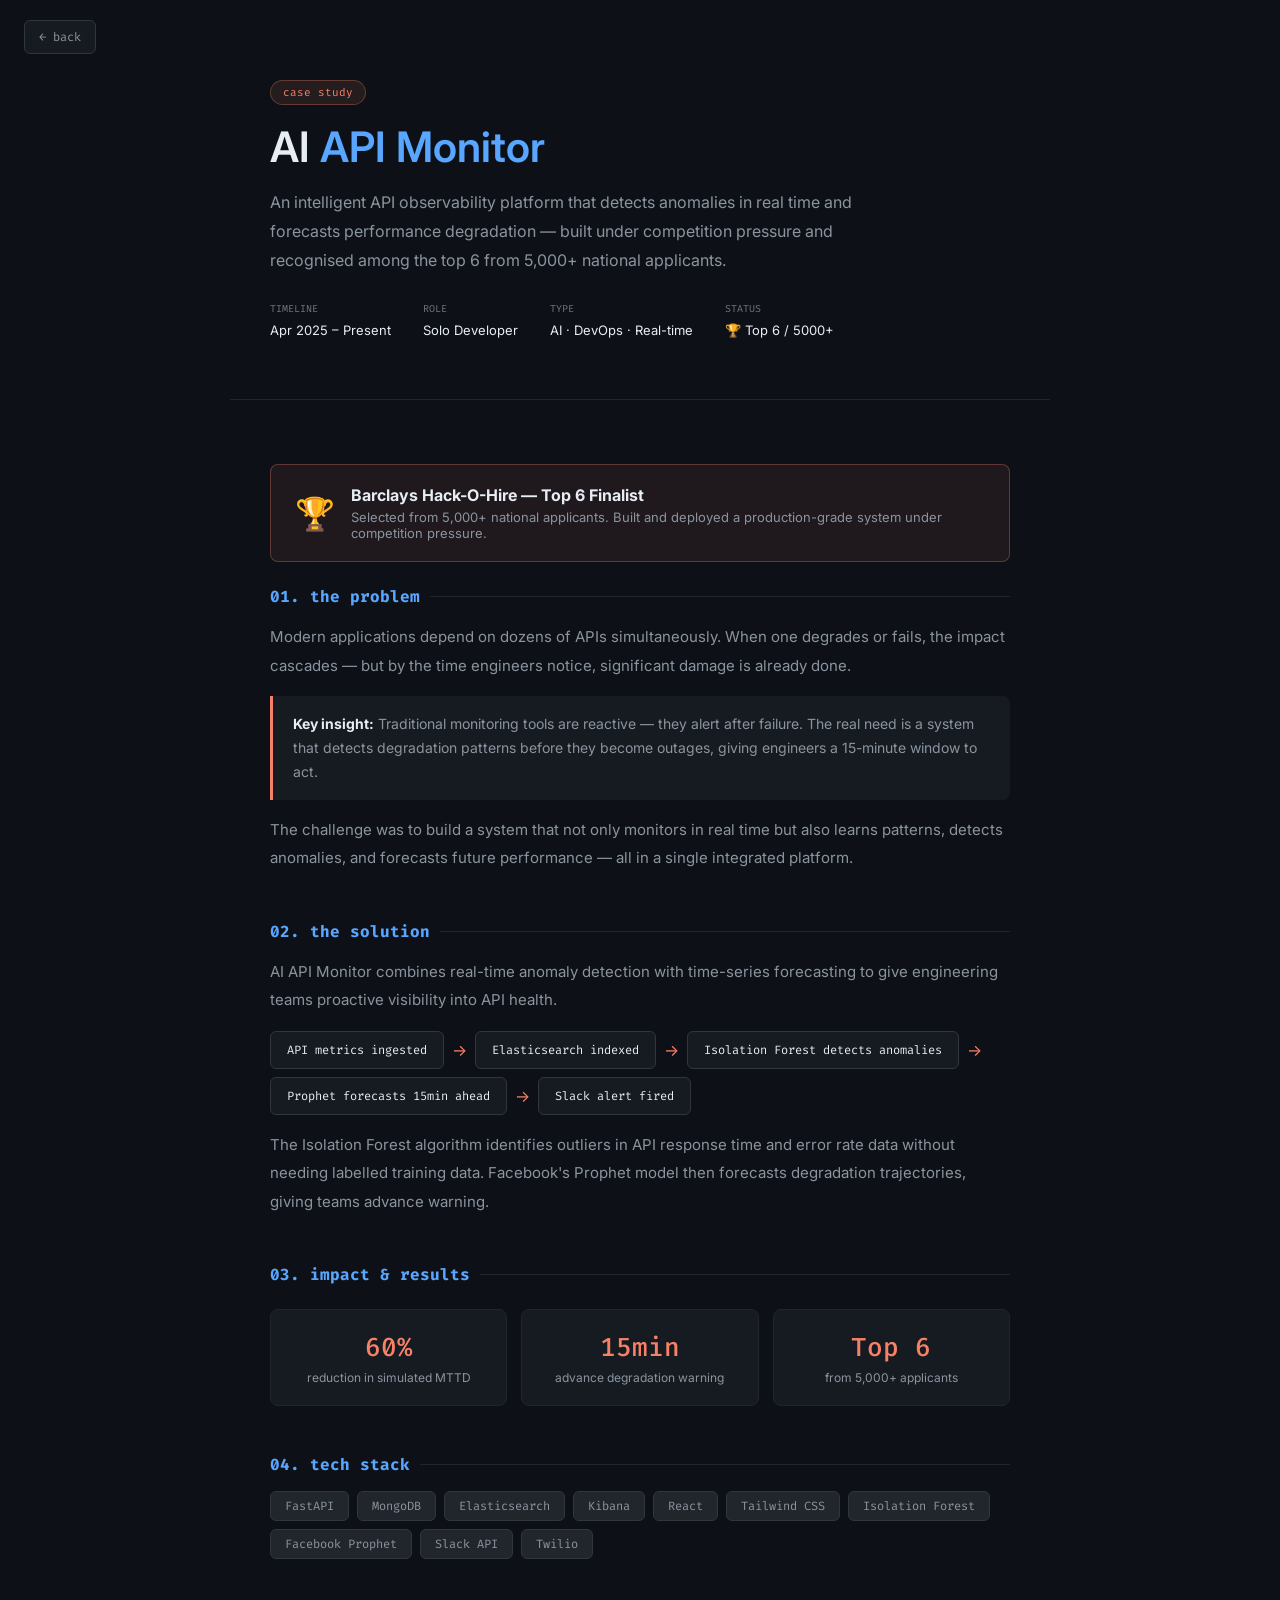
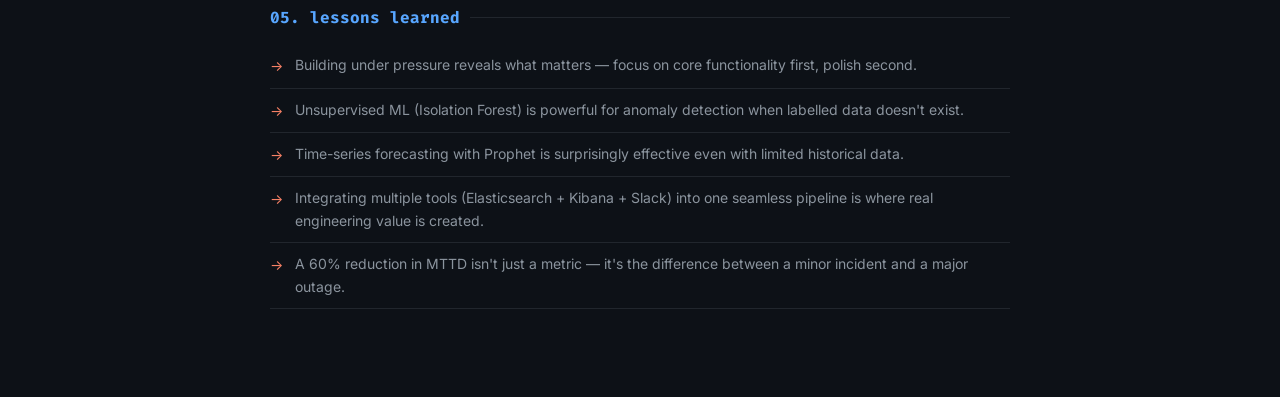
<file: projects/ai-api-monitor.html>
<!DOCTYPE html>
<html lang="en">
<head>
  <meta charset="UTF-8"/>
  <meta name="viewport" content="width=device-width, initial-scale=1.0"/>
  <title>AI API Monitor | Case Study</title>
  <link href="https://fonts.googleapis.com/css2?family=Fira+Code:wght@400;500&family=Inter:wght@300;400;500;600&display=swap" rel="stylesheet"/>
  <style>
    *, *::before, *::after { margin: 0; padding: 0; box-sizing: border-box; }
    body { background: #0d1117; color: #e6edf3; font-family: 'Inter', sans-serif; }
    .back-btn {
      position: fixed; top: 20px; left: 24px;
      font-family: 'Fira Code', monospace;
      font-size: 12px; color: #8b949e;
      text-decoration: none;
      background: #161b22; border: 1px solid #30363d;
      padding: 8px 14px; border-radius: 6px;
      transition: all 0.2s; z-index: 10;
    }
    .back-btn:hover { color: #58a6ff; border-color: #58a6ff; }
    .hero {
      padding: 80px 40px 60px;
      max-width: 820px; margin: 0 auto;
      border-bottom: 1px solid #21262d;
    }
    .tag {
      font-family: 'Fira Code', monospace;
      font-size: 11px; color: #f78166;
      background: rgba(247,129,102,0.1);
      border: 1px solid rgba(247,129,102,0.3);
      padding: 4px 12px; border-radius: 20px;
      display: inline-block; margin-bottom: 16px;
    }
    .hero h1 { font-size: 42px; font-weight: 600; margin-bottom: 16px; }
    .hero h1 span { color: #58a6ff; }
    .hero p { font-size: 16px; color: #8b949e; line-height: 1.8; max-width: 600px; }
    .meta { display: flex; gap: 32px; margin-top: 28px; flex-wrap: wrap; }
    .meta-item label {
      font-family: 'Fira Code', monospace;
      font-size: 10px; color: #6e7681;
      display: block; margin-bottom: 4px; text-transform: uppercase;
    }
    .meta-item span { font-size: 13px; color: #e6edf3; }
    .content { max-width: 820px; margin: 0 auto; padding: 40px; }
    .section { margin-bottom: 48px; }
    .section h2 {
      font-family: 'Fira Code', monospace;
      font-size: 16px; color: #58a6ff;
      margin-bottom: 16px;
      display: flex; align-items: center; gap: 10px;
    }
    .section h2::after { content: ''; flex: 1; height: 1px; background: #21262d; }
    .section p { font-size: 15px; color: #8b949e; line-height: 1.9; margin-bottom: 12px; }
    .highlight-box {
      background: #161b22; border-left: 3px solid #f78166;
      border-radius: 0 8px 8px 0; padding: 16px 20px;
      margin: 16px 0; font-size: 14px; color: #8b949e; line-height: 1.7;
    }
    .highlight-box strong { color: #e6edf3; }
    .stats-row { display: grid; grid-template-columns: repeat(3, 1fr); gap: 14px; margin: 24px 0; }
    .stat-box {
      background: #161b22; border: 1px solid #21262d;
      border-radius: 8px; padding: 20px; text-align: center;
    }
    .stat-box .num {
      font-family: 'Fira Code', monospace;
      font-size: 26px; color: #f78166; font-weight: 500;
      display: block; margin-bottom: 6px;
    }
    .stat-box .lbl { font-size: 12px; color: #8b949e; }
    .stack-tags { display: flex; flex-wrap: wrap; gap: 8px; margin-top: 12px; }
    .stack-tag {
      background: #21262d; border: 1px solid #30363d;
      color: #8b949e; font-size: 12px;
      padding: 6px 14px; border-radius: 6px;
      font-family: 'Fira Code', monospace;
    }
    .flow {
      display: flex; align-items: center;
      gap: 8px; flex-wrap: wrap; margin: 16px 0;
    }
    .flow-step {
      background: #161b22; border: 1px solid #30363d;
      border-radius: 6px; padding: 10px 16px;
      font-size: 12px; color: #e6edf3;
      font-family: 'Fira Code', monospace;
    }
    .flow-arrow { color: #f78166; font-size: 16px; }
    .award-banner {
      background: rgba(247,129,102,0.08);
      border: 1px solid rgba(247,129,102,0.3);
      border-radius: 8px; padding: 20px 24px;
      display: flex; align-items: center; gap: 16px;
      margin: 24px 0;
    }
    .award-banner .trophy { font-size: 32px; }
    .award-banner h3 { font-size: 16px; color: #e6edf3; margin-bottom: 4px; }
    .award-banner p { font-size: 13px; color: #8b949e; }
    .lessons { list-style: none; }
    .lessons li {
      font-size: 14px; color: #8b949e;
      padding: 10px 0; border-bottom: 1px solid #21262d;
      display: flex; gap: 12px; align-items: flex-start; line-height: 1.6;
    }
    .lessons li::before { content: '→'; color: #f78166; flex-shrink: 0; margin-top: 1px; }
  </style>
</head>
<body>
  <a href="../index.html#projects" class="back-btn">← back</a>

  <div class="hero">
    <span class="tag">case study</span>
    <h1>AI <span>API Monitor</span></h1>
    <p>An intelligent API observability platform that detects anomalies in real time and forecasts performance degradation — built under competition pressure and recognised among the top 6 from 5,000+ national applicants.</p>
    <div class="meta">
      <div class="meta-item"><label>timeline</label><span>Apr 2025 – Present</span></div>
      <div class="meta-item"><label>role</label><span>Solo Developer</span></div>
      <div class="meta-item"><label>type</label><span>AI · DevOps · Real-time</span></div>
      <div class="meta-item"><label>status</label><span>🏆 Top 6 / 5000+</span></div>
    </div>
  </div>

  <div class="content">

    <div class="award-banner">
      <div class="trophy">🏆</div>
      <div>
        <h3>Barclays Hack-O-Hire — Top 6 Finalist</h3>
        <p>Selected from 5,000+ national applicants. Built and deployed a production-grade system under competition pressure.</p>
      </div>
    </div>

    <div class="section">
      <h2>01. the problem</h2>
      <p>Modern applications depend on dozens of APIs simultaneously. When one degrades or fails, the impact cascades — but by the time engineers notice, significant damage is already done.</p>
      <div class="highlight-box">
        <strong>Key insight:</strong> Traditional monitoring tools are reactive — they alert after failure. The real need is a system that detects degradation patterns before they become outages, giving engineers a 15-minute window to act.
      </div>
      <p>The challenge was to build a system that not only monitors in real time but also learns patterns, detects anomalies, and forecasts future performance — all in a single integrated platform.</p>
    </div>

    <div class="section">
      <h2>02. the solution</h2>
      <p>AI API Monitor combines real-time anomaly detection with time-series forecasting to give engineering teams proactive visibility into API health.</p>
      <div class="flow">
        <div class="flow-step">API metrics ingested</div>
        <div class="flow-arrow">→</div>
        <div class="flow-step">Elasticsearch indexed</div>
        <div class="flow-arrow">→</div>
        <div class="flow-step">Isolation Forest detects anomalies</div>
        <div class="flow-arrow">→</div>
        <div class="flow-step">Prophet forecasts 15min ahead</div>
        <div class="flow-arrow">→</div>
        <div class="flow-step">Slack alert fired</div>
      </div>
      <p>The Isolation Forest algorithm identifies outliers in API response time and error rate data without needing labelled training data. Facebook's Prophet model then forecasts degradation trajectories, giving teams advance warning.</p>
    </div>

    <div class="section">
      <h2>03. impact & results</h2>
      <div class="stats-row">
        <div class="stat-box"><span class="num">60%</span><div class="lbl">reduction in simulated MTTD</div></div>
        <div class="stat-box"><span class="num">15min</span><div class="lbl">advance degradation warning</div></div>
        <div class="stat-box"><span class="num">Top 6</span><div class="lbl">from 5,000+ applicants</div></div>
      </div>
    </div>

    <div class="section">
      <h2>04. tech stack</h2>
      <div class="stack-tags">
        <span class="stack-tag">FastAPI</span>
        <span class="stack-tag">MongoDB</span>
        <span class="stack-tag">Elasticsearch</span>
        <span class="stack-tag">Kibana</span>
        <span class="stack-tag">React</span>
        <span class="stack-tag">Tailwind CSS</span>
        <span class="stack-tag">Isolation Forest</span>
        <span class="stack-tag">Facebook Prophet</span>
        <span class="stack-tag">Slack API</span>
        <span class="stack-tag">Twilio</span>
      </div>
    </div>

    <div class="section">
      <h2>05. lessons learned</h2>
      <ul class="lessons">
        <li>Building under pressure reveals what matters — focus on core functionality first, polish second.</li>
        <li>Unsupervised ML (Isolation Forest) is powerful for anomaly detection when labelled data doesn't exist.</li>
        <li>Time-series forecasting with Prophet is surprisingly effective even with limited historical data.</li>
        <li>Integrating multiple tools (Elasticsearch + Kibana + Slack) into one seamless pipeline is where real engineering value is created.</li>
        <li>A 60% reduction in MTTD isn't just a metric — it's the difference between a minor incident and a major outage.</li>
      </ul>
    </div>

  </div>
</body>
</html>
</file>
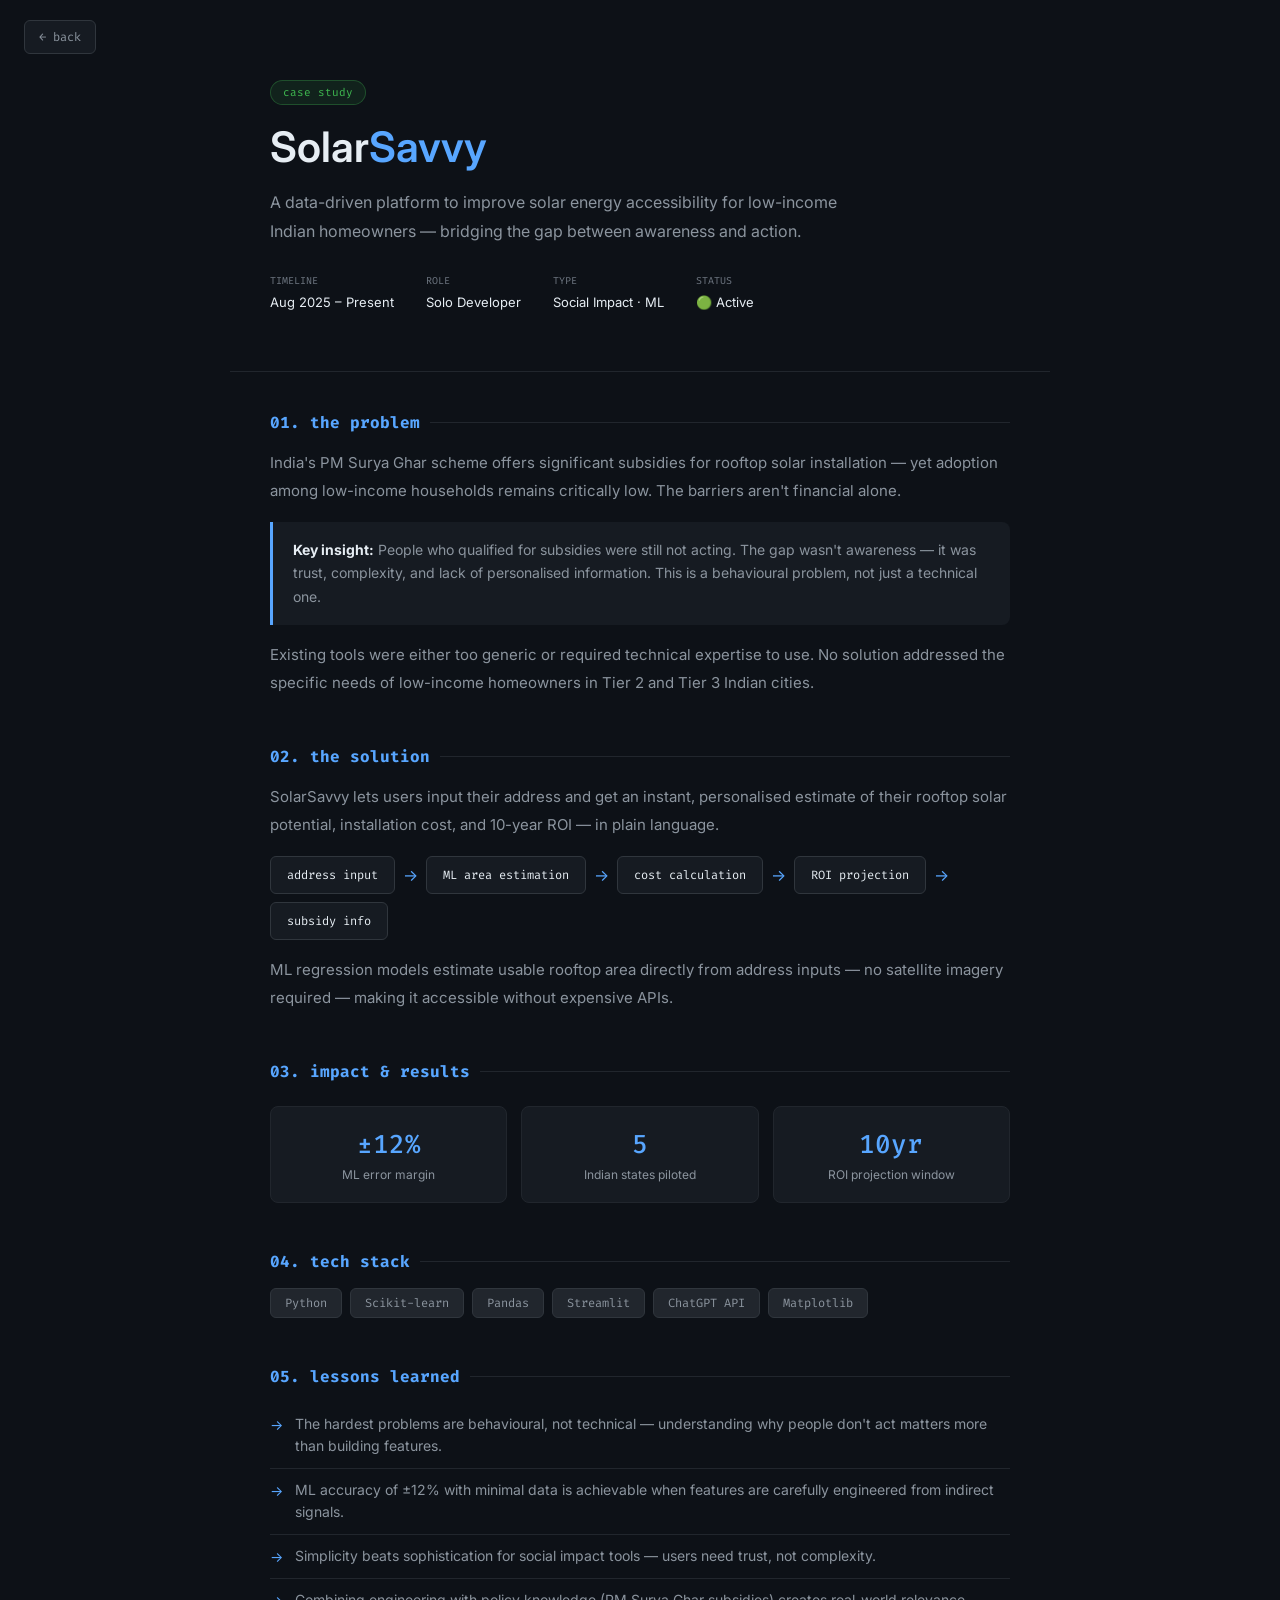
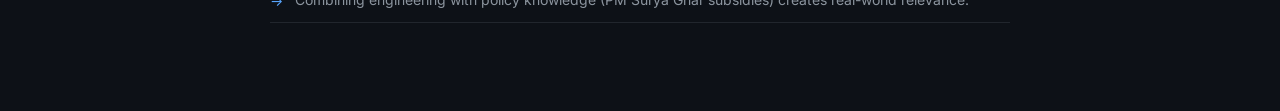
<file: projects/solarsavvy.html>
<!DOCTYPE html>
<html lang="en">
<head>
  <meta charset="UTF-8"/>
  <meta name="viewport" content="width=device-width, initial-scale=1.0"/>
  <title>SolarSavvy | Case Study</title>
  <link href="https://fonts.googleapis.com/css2?family=Fira+Code:wght@400;500&family=Inter:wght@300;400;500;600&display=swap" rel="stylesheet"/>
  <style>
    *, *::before, *::after { margin: 0; padding: 0; box-sizing: border-box; }
    body { background: #0d1117; color: #e6edf3; font-family: 'Inter', sans-serif; }
    .back-btn {
      position: fixed; top: 20px; left: 24px;
      font-family: 'Fira Code', monospace;
      font-size: 12px; color: #8b949e;
      text-decoration: none;
      background: #161b22; border: 1px solid #30363d;
      padding: 8px 14px; border-radius: 6px;
      transition: all 0.2s; z-index: 10;
    }
    .back-btn:hover { color: #58a6ff; border-color: #58a6ff; }
    .hero {
      padding: 80px 40px 60px;
      max-width: 820px; margin: 0 auto;
      border-bottom: 1px solid #21262d;
    }
    .tag {
      font-family: 'Fira Code', monospace;
      font-size: 11px; color: #3fb950;
      background: rgba(63,185,80,0.1);
      border: 1px solid rgba(63,185,80,0.3);
      padding: 4px 12px; border-radius: 20px;
      display: inline-block; margin-bottom: 16px;
    }
    .hero h1 { font-size: 42px; font-weight: 600; margin-bottom: 16px; }
    .hero h1 span { color: #58a6ff; }
    .hero p { font-size: 16px; color: #8b949e; line-height: 1.8; max-width: 600px; }
    .meta {
      display: flex; gap: 32px; margin-top: 28px; flex-wrap: wrap;
    }
    .meta-item label {
      font-family: 'Fira Code', monospace;
      font-size: 10px; color: #6e7681;
      display: block; margin-bottom: 4px; text-transform: uppercase;
    }
    .meta-item span { font-size: 13px; color: #e6edf3; }
    .content { max-width: 820px; margin: 0 auto; padding: 40px; }
    .section { margin-bottom: 48px; }
    .section h2 {
      font-family: 'Fira Code', monospace;
      font-size: 16px; color: #58a6ff;
      margin-bottom: 16px;
      display: flex; align-items: center; gap: 10px;
    }
    .section h2::after {
      content: ''; flex: 1; height: 1px; background: #21262d;
    }
    .section p { font-size: 15px; color: #8b949e; line-height: 1.9; margin-bottom: 12px; }
    .highlight-box {
      background: #161b22; border-left: 3px solid #58a6ff;
      border-radius: 0 8px 8px 0; padding: 16px 20px;
      margin: 16px 0; font-size: 14px; color: #8b949e; line-height: 1.7;
    }
    .highlight-box strong { color: #e6edf3; }
    .stats-row { display: grid; grid-template-columns: repeat(3, 1fr); gap: 14px; margin: 24px 0; }
    .stat-box {
      background: #161b22; border: 1px solid #21262d;
      border-radius: 8px; padding: 20px; text-align: center;
    }
    .stat-box .num {
      font-family: 'Fira Code', monospace;
      font-size: 26px; color: #58a6ff; font-weight: 500;
      display: block; margin-bottom: 6px;
    }
    .stat-box .lbl { font-size: 12px; color: #8b949e; }
    .stack-tags { display: flex; flex-wrap: wrap; gap: 8px; margin-top: 12px; }
    .stack-tag {
      background: #21262d; border: 1px solid #30363d;
      color: #8b949e; font-size: 12px;
      padding: 6px 14px; border-radius: 6px;
      font-family: 'Fira Code', monospace;
    }
    .flow {
      display: flex; align-items: center;
      gap: 8px; flex-wrap: wrap; margin: 16px 0;
    }
    .flow-step {
      background: #161b22; border: 1px solid #30363d;
      border-radius: 6px; padding: 10px 16px;
      font-size: 12px; color: #e6edf3;
      font-family: 'Fira Code', monospace;
    }
    .flow-arrow { color: #58a6ff; font-size: 16px; }
    .lessons { list-style: none; }
    .lessons li {
      font-size: 14px; color: #8b949e;
      padding: 10px 0; border-bottom: 1px solid #21262d;
      display: flex; gap: 12px; align-items: flex-start; line-height: 1.6;
    }
    .lessons li::before { content: '→'; color: #58a6ff; flex-shrink: 0; margin-top: 1px; }
  </style>
</head>
<body>
  <a href="../index.html#projects" class="back-btn">← back</a>

  <div class="hero">
    <span class="tag">case study</span>
    <h1>Solar<span>Savvy</span></h1>
    <p>A data-driven platform to improve solar energy accessibility for low-income Indian homeowners — bridging the gap between awareness and action.</p>
    <div class="meta">
      <div class="meta-item"><label>timeline</label><span>Aug 2025 – Present</span></div>
      <div class="meta-item"><label>role</label><span>Solo Developer</span></div>
      <div class="meta-item"><label>type</label><span>Social Impact · ML</span></div>
      <div class="meta-item"><label>status</label><span>🟢 Active</span></div>
    </div>
  </div>

  <div class="content">
    <div class="section">
      <h2>01. the problem</h2>
      <p>India's PM Surya Ghar scheme offers significant subsidies for rooftop solar installation — yet adoption among low-income households remains critically low. The barriers aren't financial alone.</p>
      <div class="highlight-box">
        <strong>Key insight:</strong> People who qualified for subsidies were still not acting. The gap wasn't awareness — it was trust, complexity, and lack of personalised information. This is a behavioural problem, not just a technical one.
      </div>
      <p>Existing tools were either too generic or required technical expertise to use. No solution addressed the specific needs of low-income homeowners in Tier 2 and Tier 3 Indian cities.</p>
    </div>

    <div class="section">
      <h2>02. the solution</h2>
      <p>SolarSavvy lets users input their address and get an instant, personalised estimate of their rooftop solar potential, installation cost, and 10-year ROI — in plain language.</p>
      <div class="flow">
        <div class="flow-step">address input</div>
        <div class="flow-arrow">→</div>
        <div class="flow-step">ML area estimation</div>
        <div class="flow-arrow">→</div>
        <div class="flow-step">cost calculation</div>
        <div class="flow-arrow">→</div>
        <div class="flow-step">ROI projection</div>
        <div class="flow-arrow">→</div>
        <div class="flow-step">subsidy info</div>
      </div>
      <p>ML regression models estimate usable rooftop area directly from address inputs — no satellite imagery required — making it accessible without expensive APIs.</p>
    </div>

    <div class="section">
      <h2>03. impact & results</h2>
      <div class="stats-row">
        <div class="stat-box"><span class="num">±12%</span><div class="lbl">ML error margin</div></div>
        <div class="stat-box"><span class="num">5</span><div class="lbl">Indian states piloted</div></div>
        <div class="stat-box"><span class="num">10yr</span><div class="lbl">ROI projection window</div></div>
      </div>
    </div>

    <div class="section">
      <h2>04. tech stack</h2>
      <div class="stack-tags">
        <span class="stack-tag">Python</span>
        <span class="stack-tag">Scikit-learn</span>
        <span class="stack-tag">Pandas</span>
        <span class="stack-tag">Streamlit</span>
        <span class="stack-tag">ChatGPT API</span>
        <span class="stack-tag">Matplotlib</span>
      </div>
    </div>

    <div class="section">
      <h2>05. lessons learned</h2>
      <ul class="lessons">
        <li>The hardest problems are behavioural, not technical — understanding why people don't act matters more than building features.</li>
        <li>ML accuracy of ±12% with minimal data is achievable when features are carefully engineered from indirect signals.</li>
        <li>Simplicity beats sophistication for social impact tools — users need trust, not complexity.</li>
        <li>Combining engineering with policy knowledge (PM Surya Ghar subsidies) creates real-world relevance.</li>
      </ul>
    </div>
  </div>
</body>
</html>
</file>
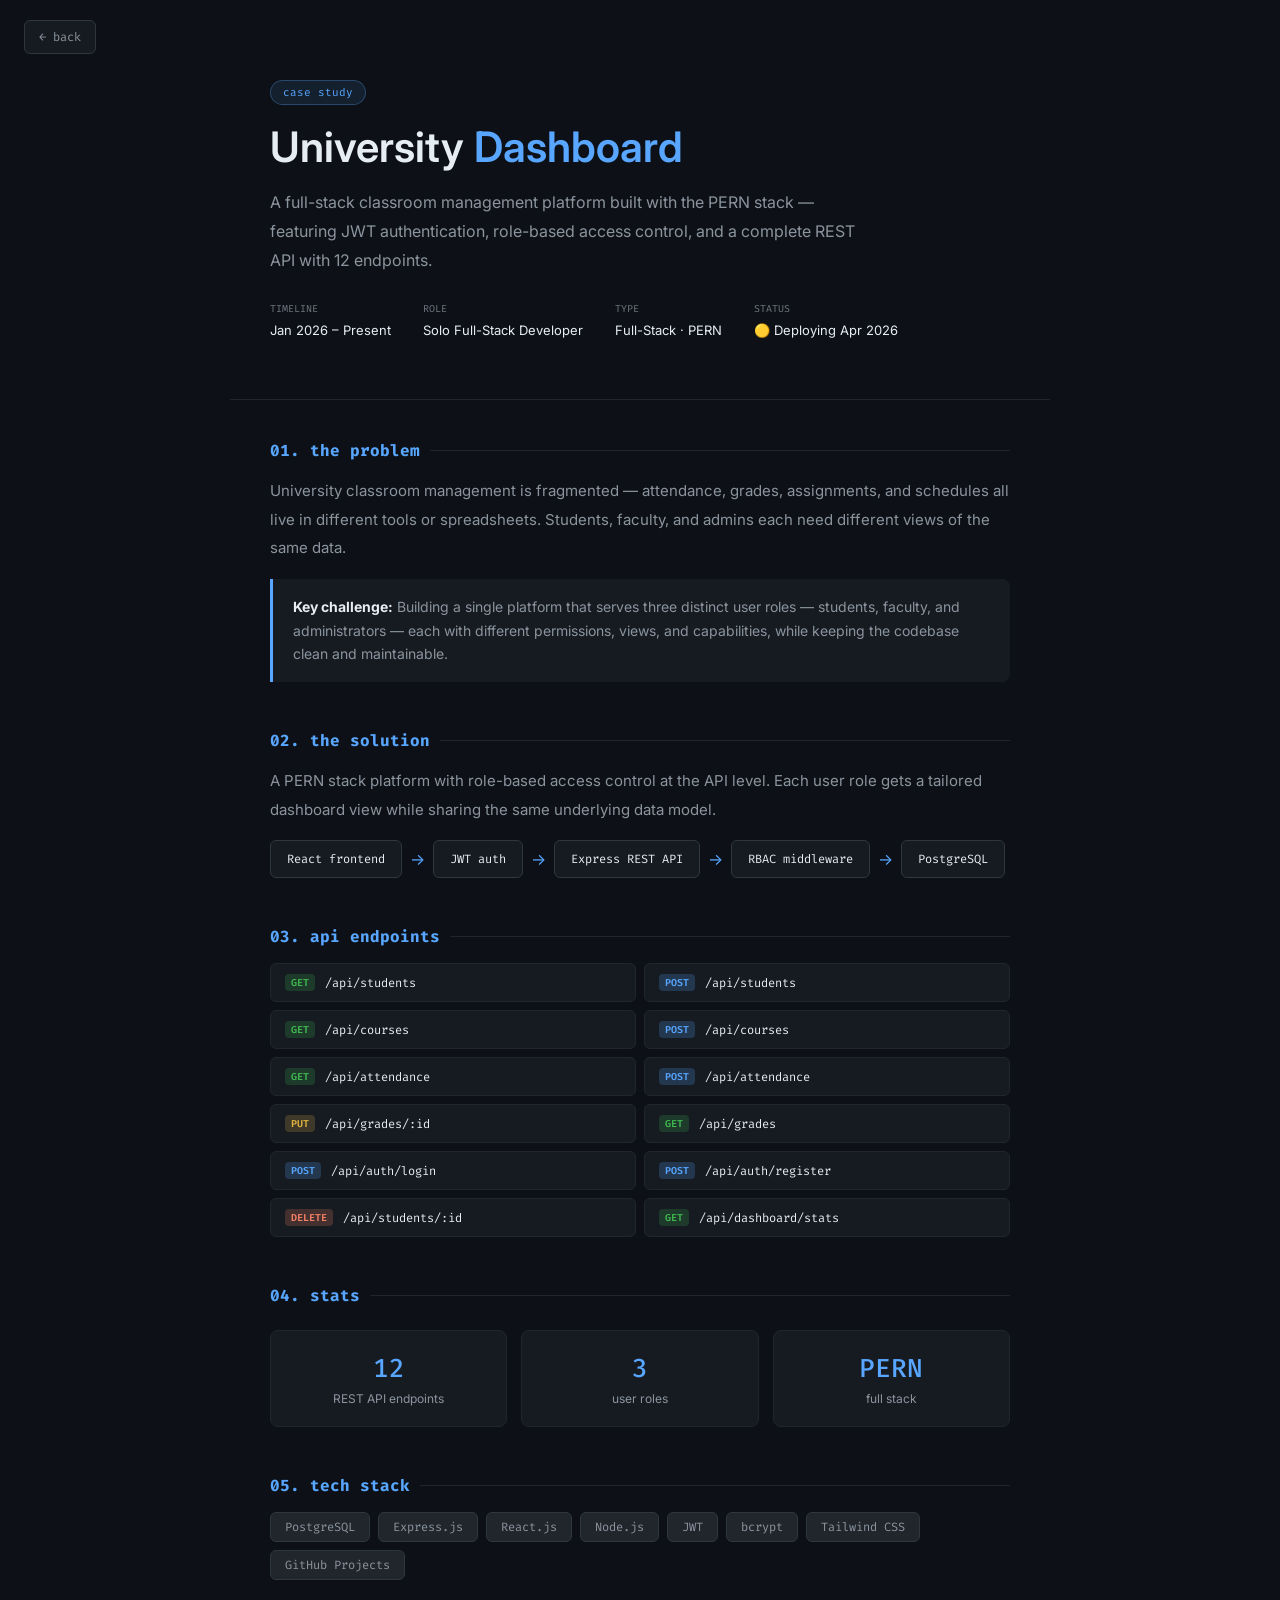
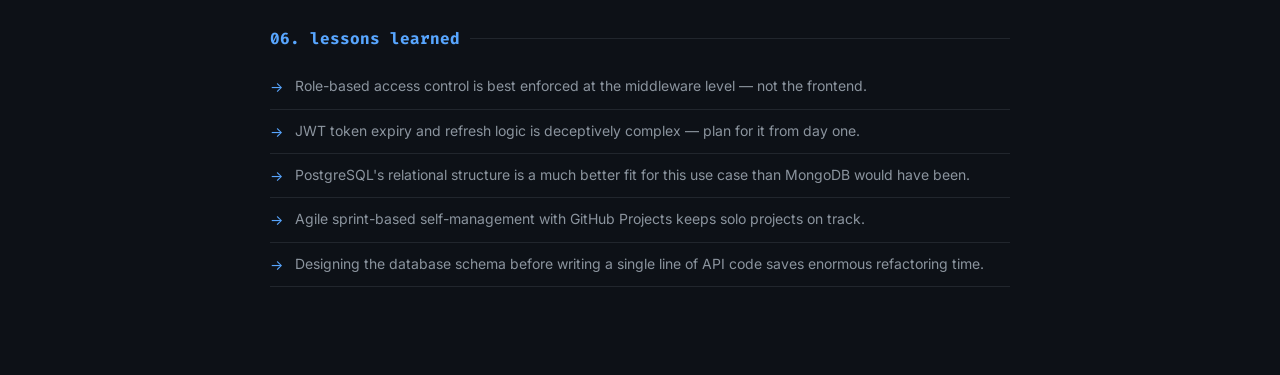
<file: projects/university-dashboard.html>
<!DOCTYPE html>
<html lang="en">
<head>
  <meta charset="UTF-8"/>
  <meta name="viewport" content="width=device-width, initial-scale=1.0"/>
  <title>University Dashboard | Case Study</title>
  <link href="https://fonts.googleapis.com/css2?family=Fira+Code:wght@400;500&family=Inter:wght@300;400;500;600&display=swap" rel="stylesheet"/>
  <style>
    *, *::before, *::after { margin: 0; padding: 0; box-sizing: border-box; }
    body { background: #0d1117; color: #e6edf3; font-family: 'Inter', sans-serif; }
    .back-btn {
      position: fixed; top: 20px; left: 24px;
      font-family: 'Fira Code', monospace;
      font-size: 12px; color: #8b949e;
      text-decoration: none;
      background: #161b22; border: 1px solid #30363d;
      padding: 8px 14px; border-radius: 6px;
      transition: all 0.2s; z-index: 10;
    }
    .back-btn:hover { color: #58a6ff; border-color: #58a6ff; }
    .hero {
      padding: 80px 40px 60px;
      max-width: 820px; margin: 0 auto;
      border-bottom: 1px solid #21262d;
    }
    .tag {
      font-family: 'Fira Code', monospace;
      font-size: 11px; color: #58a6ff;
      background: rgba(88,166,255,0.1);
      border: 1px solid rgba(88,166,255,0.3);
      padding: 4px 12px; border-radius: 20px;
      display: inline-block; margin-bottom: 16px;
    }
    .hero h1 { font-size: 42px; font-weight: 600; margin-bottom: 16px; }
    .hero h1 span { color: #58a6ff; }
    .hero p { font-size: 16px; color: #8b949e; line-height: 1.8; max-width: 600px; }
    .meta { display: flex; gap: 32px; margin-top: 28px; flex-wrap: wrap; }
    .meta-item label {
      font-family: 'Fira Code', monospace;
      font-size: 10px; color: #6e7681;
      display: block; margin-bottom: 4px; text-transform: uppercase;
    }
    .meta-item span { font-size: 13px; color: #e6edf3; }
    .content { max-width: 820px; margin: 0 auto; padding: 40px; }
    .section { margin-bottom: 48px; }
    .section h2 {
      font-family: 'Fira Code', monospace;
      font-size: 16px; color: #58a6ff;
      margin-bottom: 16px;
      display: flex; align-items: center; gap: 10px;
    }
    .section h2::after { content: ''; flex: 1; height: 1px; background: #21262d; }
    .section p { font-size: 15px; color: #8b949e; line-height: 1.9; margin-bottom: 12px; }
    .highlight-box {
      background: #161b22; border-left: 3px solid #58a6ff;
      border-radius: 0 8px 8px 0; padding: 16px 20px;
      margin: 16px 0; font-size: 14px; color: #8b949e; line-height: 1.7;
    }
    .highlight-box strong { color: #e6edf3; }
    .stats-row { display: grid; grid-template-columns: repeat(3, 1fr); gap: 14px; margin: 24px 0; }
    .stat-box {
      background: #161b22; border: 1px solid #21262d;
      border-radius: 8px; padding: 20px; text-align: center;
    }
    .stat-box .num {
      font-family: 'Fira Code', monospace;
      font-size: 26px; color: #58a6ff; font-weight: 500;
      display: block; margin-bottom: 6px;
    }
    .stat-box .lbl { font-size: 12px; color: #8b949e; }
    .stack-tags { display: flex; flex-wrap: wrap; gap: 8px; margin-top: 12px; }
    .stack-tag {
      background: #21262d; border: 1px solid #30363d;
      color: #8b949e; font-size: 12px;
      padding: 6px 14px; border-radius: 6px;
      font-family: 'Fira Code', monospace;
    }
    .flow {
      display: flex; align-items: center;
      gap: 8px; flex-wrap: wrap; margin: 16px 0;
    }
    .flow-step {
      background: #161b22; border: 1px solid #30363d;
      border-radius: 6px; padding: 10px 16px;
      font-size: 12px; color: #e6edf3;
      font-family: 'Fira Code', monospace;
    }
    .flow-arrow { color: #58a6ff; font-size: 16px; }
    .endpoints-grid {
      display: grid; grid-template-columns: 1fr 1fr;
      gap: 8px; margin: 16px 0;
    }
    .endpoint {
      background: #161b22; border: 1px solid #21262d;
      border-radius: 6px; padding: 10px 14px;
      font-family: 'Fira Code', monospace; font-size: 12px;
      display: flex; align-items: center; gap: 10px;
    }
    .method {
      font-size: 10px; padding: 2px 6px; border-radius: 4px;
      font-weight: 600;
    }
    .get { background: rgba(63,185,80,0.2); color: #3fb950; }
    .post { background: rgba(88,166,255,0.2); color: #58a6ff; }
    .put { background: rgba(227,179,65,0.2); color: #e3b341; }
    .delete { background: rgba(247,129,102,0.2); color: #f78166; }
    .lessons { list-style: none; }
    .lessons li {
      font-size: 14px; color: #8b949e;
      padding: 10px 0; border-bottom: 1px solid #21262d;
      display: flex; gap: 12px; align-items: flex-start; line-height: 1.6;
    }
    .lessons li::before { content: '→'; color: #58a6ff; flex-shrink: 0; margin-top: 1px; }
  </style>
</head>
<body>
  <a href="../index.html#projects" class="back-btn">← back</a>

  <div class="hero">
    <span class="tag">case study</span>
    <h1>University <span>Dashboard</span></h1>
    <p>A full-stack classroom management platform built with the PERN stack — featuring JWT authentication, role-based access control, and a complete REST API with 12 endpoints.</p>
    <div class="meta">
      <div class="meta-item"><label>timeline</label><span>Jan 2026 – Present</span></div>
      <div class="meta-item"><label>role</label><span>Solo Full-Stack Developer</span></div>
      <div class="meta-item"><label>type</label><span>Full-Stack · PERN</span></div>
      <div class="meta-item"><label>status</label><span>🟡 Deploying Apr 2026</span></div>
    </div>
  </div>

  <div class="content">

    <div class="section">
      <h2>01. the problem</h2>
      <p>University classroom management is fragmented — attendance, grades, assignments, and schedules all live in different tools or spreadsheets. Students, faculty, and admins each need different views of the same data.</p>
      <div class="highlight-box">
        <strong>Key challenge:</strong> Building a single platform that serves three distinct user roles — students, faculty, and administrators — each with different permissions, views, and capabilities, while keeping the codebase clean and maintainable.
      </div>
    </div>

    <div class="section">
      <h2>02. the solution</h2>
      <p>A PERN stack platform with role-based access control at the API level. Each user role gets a tailored dashboard view while sharing the same underlying data model.</p>
      <div class="flow">
        <div class="flow-step">React frontend</div>
        <div class="flow-arrow">→</div>
        <div class="flow-step">JWT auth</div>
        <div class="flow-arrow">→</div>
        <div class="flow-step">Express REST API</div>
        <div class="flow-arrow">→</div>
        <div class="flow-step">RBAC middleware</div>
        <div class="flow-arrow">→</div>
        <div class="flow-step">PostgreSQL</div>
      </div>
    </div>

    <div class="section">
      <h2>03. api endpoints</h2>
      <div class="endpoints-grid">
        <div class="endpoint"><span class="method get">GET</span>/api/students</div>
        <div class="endpoint"><span class="method post">POST</span>/api/students</div>
        <div class="endpoint"><span class="method get">GET</span>/api/courses</div>
        <div class="endpoint"><span class="method post">POST</span>/api/courses</div>
        <div class="endpoint"><span class="method get">GET</span>/api/attendance</div>
        <div class="endpoint"><span class="method post">POST</span>/api/attendance</div>
        <div class="endpoint"><span class="method put">PUT</span>/api/grades/:id</div>
        <div class="endpoint"><span class="method get">GET</span>/api/grades</div>
        <div class="endpoint"><span class="method post">POST</span>/api/auth/login</div>
        <div class="endpoint"><span class="method post">POST</span>/api/auth/register</div>
        <div class="endpoint"><span class="method delete">DELETE</span>/api/students/:id</div>
        <div class="endpoint"><span class="method get">GET</span>/api/dashboard/stats</div>
      </div>
    </div>

    <div class="section">
      <h2>04. stats</h2>
      <div class="stats-row">
        <div class="stat-box"><span class="num">12</span><div class="lbl">REST API endpoints</div></div>
        <div class="stat-box"><span class="num">3</span><div class="lbl">user roles</div></div>
        <div class="stat-box"><span class="num">PERN</span><div class="lbl">full stack</div></div>
      </div>
    </div>

    <div class="section">
      <h2>05. tech stack</h2>
      <div class="stack-tags">
        <span class="stack-tag">PostgreSQL</span>
        <span class="stack-tag">Express.js</span>
        <span class="stack-tag">React.js</span>
        <span class="stack-tag">Node.js</span>
        <span class="stack-tag">JWT</span>
        <span class="stack-tag">bcrypt</span>
        <span class="stack-tag">Tailwind CSS</span>
        <span class="stack-tag">GitHub Projects</span>
      </div>
    </div>

    <div class="section">
      <h2>06. lessons learned</h2>
      <ul class="lessons">
        <li>Role-based access control is best enforced at the middleware level — not the frontend.</li>
        <li>JWT token expiry and refresh logic is deceptively complex — plan for it from day one.</li>
        <li>PostgreSQL's relational structure is a much better fit for this use case than MongoDB would have been.</li>
        <li>Agile sprint-based self-management with GitHub Projects keeps solo projects on track.</li>
        <li>Designing the database schema before writing a single line of API code saves enormous refactoring time.</li>
      </ul>
    </div>

  </div>
</body>
</html>
</file>
